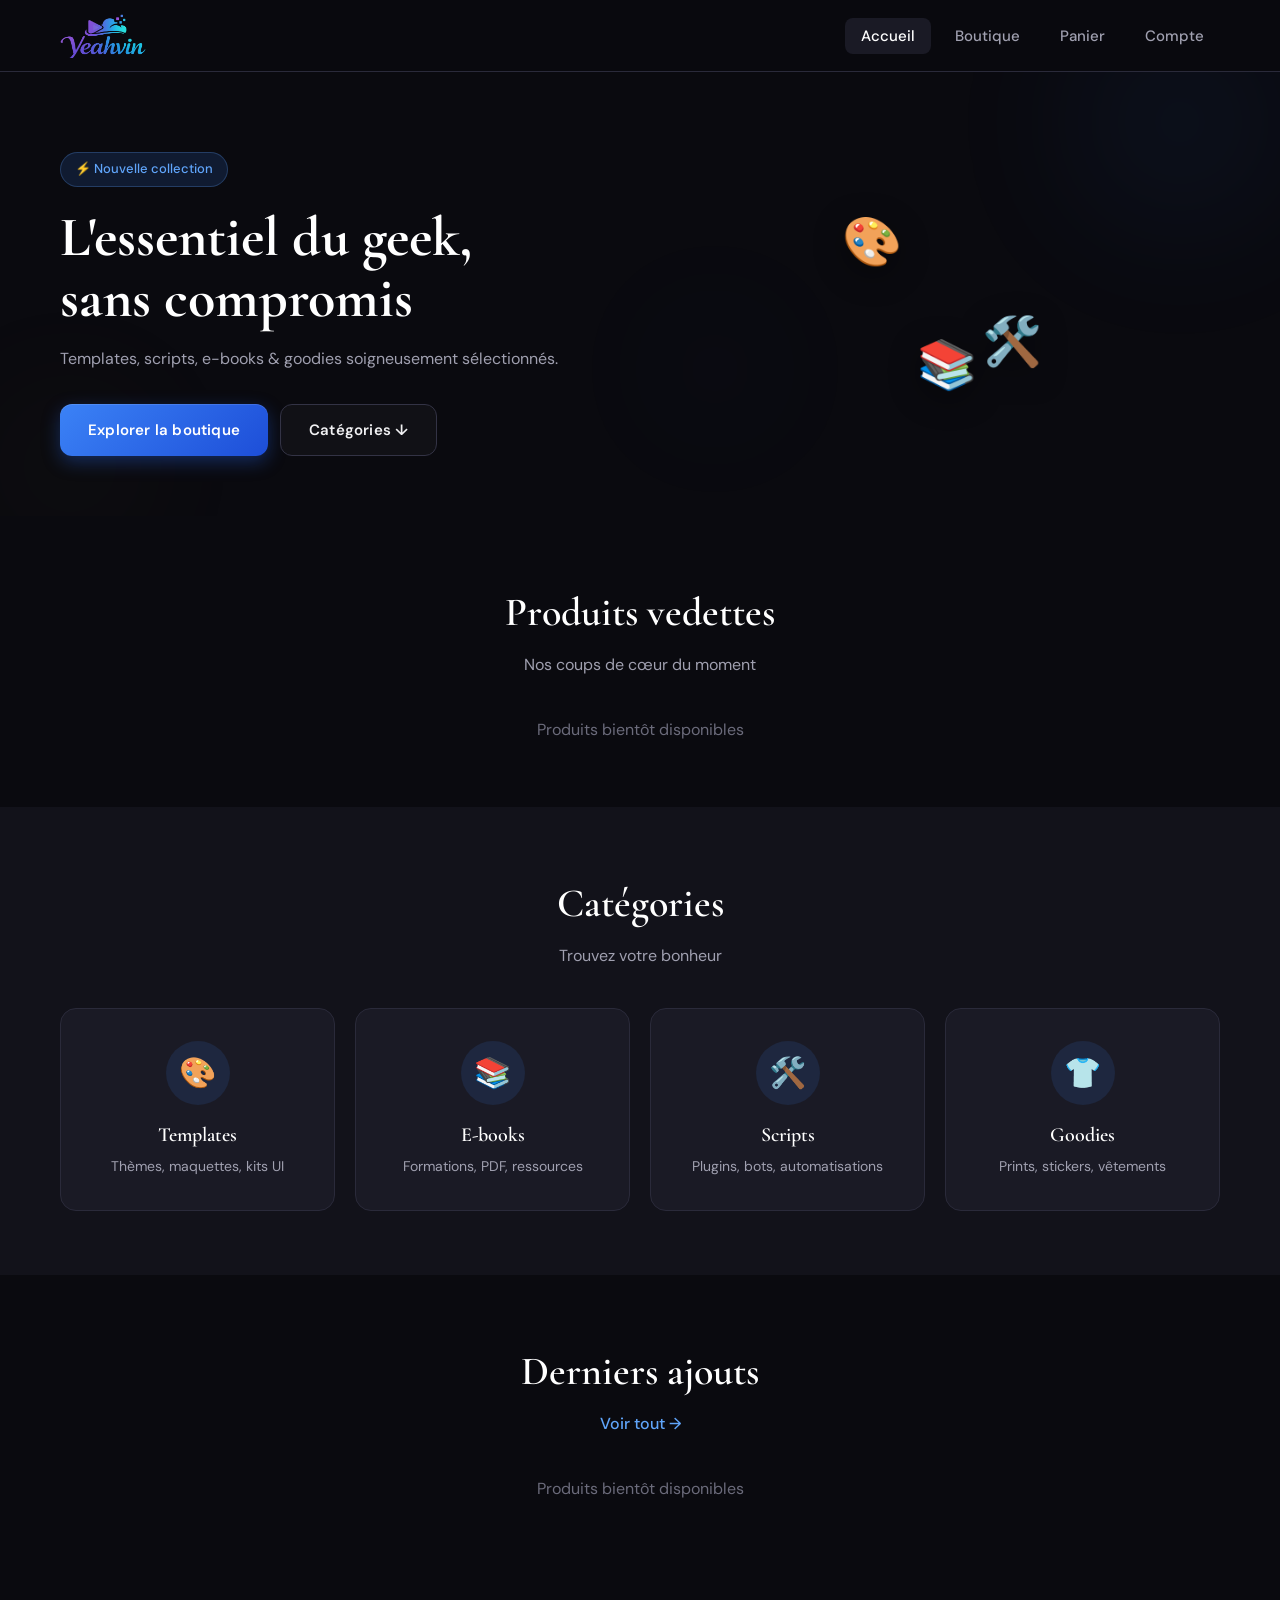
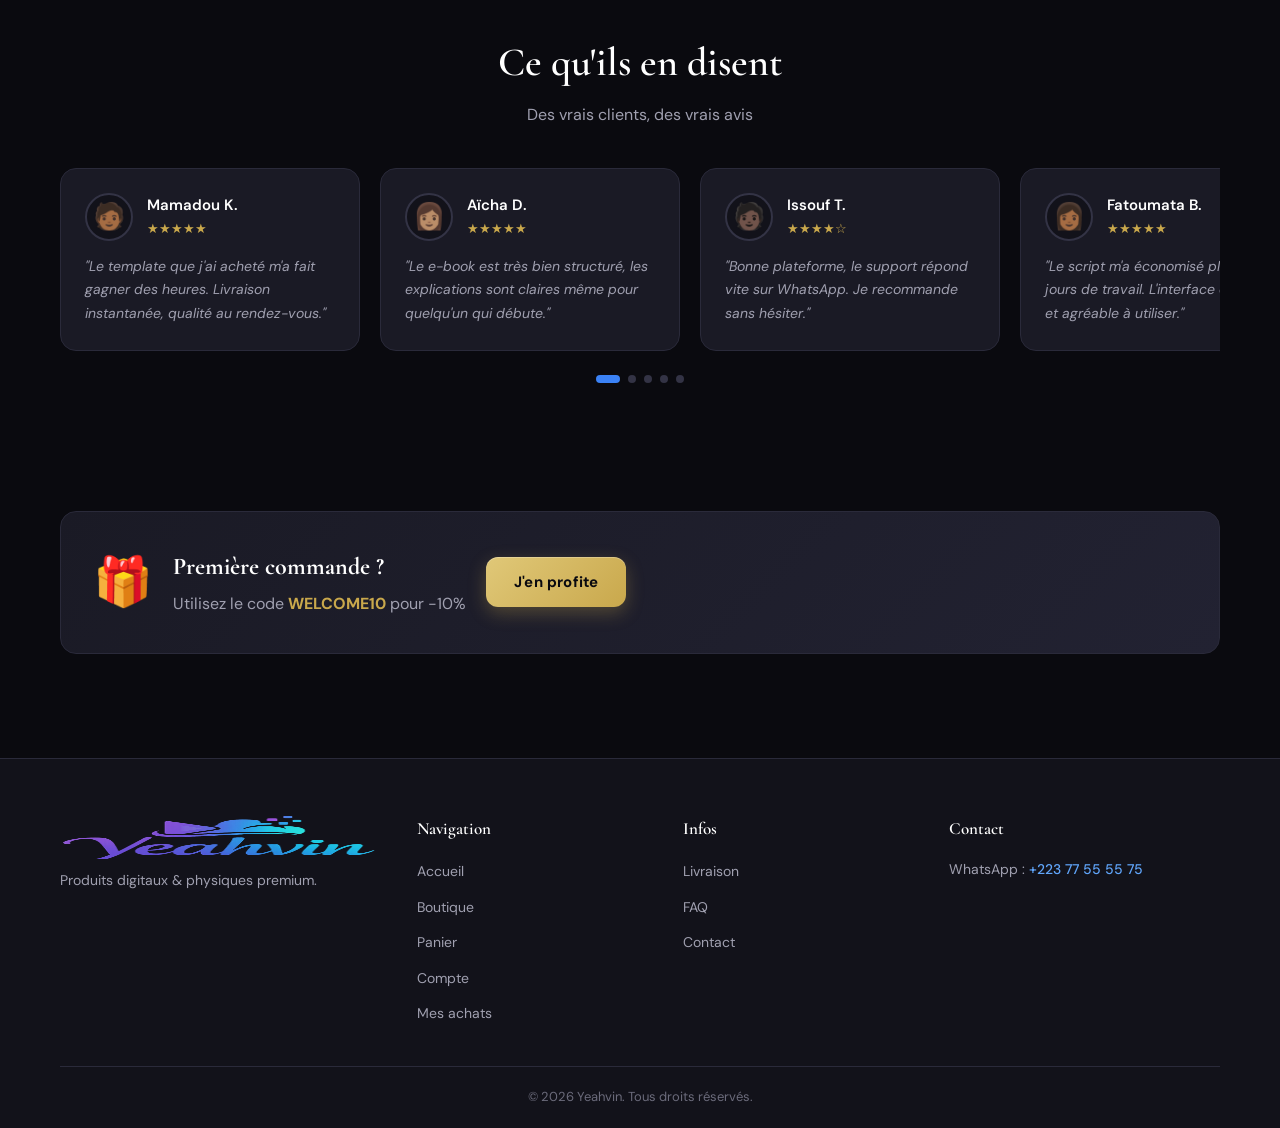
<file: index.html>
<!DOCTYPE html>
<html lang="fr">
<head>
    <meta charset="UTF-8">
    <meta name="viewport" content="width=device-width, initial-scale=1.0">
    <title>Yeahvin — Store Premium</title>
    <meta name="description" content="Yeahvin — Produits digitaux & physiques premium.">
    <link rel="preconnect" href="https://fonts.googleapis.com">
    <link rel="preconnect" href="https://fonts.gstatic.com" crossorigin>
    <link href="https://fonts.googleapis.com/css2?family=Cormorant+Garamond:wght@400;500;600;700&family=DM+Sans:wght@400;500;700&display=swap" rel="stylesheet">
    <link rel="stylesheet" href="css/style.css">
    <link rel="icon" type="image/svg+xml" href="data:image/svg+xml,<svg xmlns='http://www.w3.org/2000/svg' viewBox='0 0 100 100'><text y='.9em' font-size='90'>⚡</text></svg>">
</head>
<body>
    <header class="header" id="header">
        <div class="container header__inner">
            <a href="index.html" class="logo">
                <img src="assets/logo.png" alt="Yeahvin" class="logo__img">
            </a>
            <nav class="nav" id="nav">
                <ul class="nav__list">
                    <li><a href="index.html" class="nav__link nav__link--active">Accueil</a></li>
                    <li><a href="boutique.html" class="nav__link">Boutique</a></li>
                    <li><a href="panier.html" class="nav__link nav__link--cart">Panier<span class="cart-badge" id="cartBadge">0</span></a></li>
                    <li><a href="compte.html" class="nav__link">Compte</a></li>
                </ul>
            </nav>
            <button class="nav-toggle" id="navToggle" aria-label="Menu"><span></span><span></span><span></span></button>
        </div>
    </header>

    <main>
        <!-- Hero avec animations -->
        <section class="hero">
            <div class="hero__bg">
                <div class="hero__orb hero__orb--1"></div>
                <div class="hero__orb hero__orb--2"></div>
                <div class="hero__orb hero__orb--3"></div>
            </div>
            <div class="container">
                <div class="hero__content">
                    <span class="hero__badge">⚡ Nouvelle collection</span>
                    <h1 class="hero__title">L'essentiel du geek,<br>sans compromis</h1>
                    <p class="hero__subtitle">Templates, scripts, e-books & goodies soigneusement sélectionnés.</p>
                    <div class="hero__actions">
                        <a href="boutique.html" class="btn btn--primary">Explorer la boutique</a>
                        <a href="#categories" class="btn btn--ghost">Catégories ↓</a>
                    </div>
                </div>
                <div class="hero__visual">
                    <div class="hero__floating">
                        <span class="hero__emoji hero__emoji--1">🎨</span>
                        <span class="hero__emoji hero__emoji--2">🛠️</span>
                        <span class="hero__emoji hero__emoji--3">📚</span>
                    </div>
                </div>
            </div>
        </section>

        <!-- Produits Vedettes -->
        <section class="section" id="featured">
            <div class="container">
                <div class="section__header">
                    <h2 class="section__title">Produits vedettes</h2>
                    <p class="section__subtitle">Nos coups de cœur du moment</p>
                </div>
                <div class="products-grid" id="featuredProducts">
                    <div class="loading-skeleton"></div>
                    <div class="loading-skeleton"></div>
                    <div class="loading-skeleton"></div>
                </div>
            </div>
        </section>

        <!-- Catégories -->
        <section class="section section--alt" id="categories">
            <div class="container">
                <div class="section__header">
                    <h2 class="section__title">Catégories</h2>
                    <p class="section__subtitle">Trouvez votre bonheur</p>
                </div>
                <div class="categories-grid">
                    <a href="boutique.html?category=templates" class="category-card">
                        <span class="category-card__icon">🎨</span>
                        <h3 class="category-card__title">Templates</h3>
                        <p class="category-card__desc">Thèmes, maquettes, kits UI</p>
                    </a>
                    <a href="boutique.html?category=ebooks" class="category-card">
                        <span class="category-card__icon">📚</span>
                        <h3 class="category-card__title">E-books</h3>
                        <p class="category-card__desc">Formations, PDF, ressources</p>
                    </a>
                    <a href="boutique.html?category=scripts" class="category-card">
                        <span class="category-card__icon">🛠️</span>
                        <h3 class="category-card__title">Scripts</h3>
                        <p class="category-card__desc">Plugins, bots, automatisations</p>
                    </a>
                    <a href="boutique.html?category=goodies" class="category-card">
                        <span class="category-card__icon">👕</span>
                        <h3 class="category-card__title">Goodies</h3>
                        <p class="category-card__desc">Prints, stickers, vêtements</p>
                    </a>
                </div>
            </div>
        </section>

        <!-- Derniers ajouts -->
        <section class="section">
            <div class="container">
                <div class="section__header">
                    <h2 class="section__title">Derniers ajouts</h2>
                    <a href="boutique.html" class="section__link">Voir tout →</a>
                </div>
                <div class="products-grid" id="recentProducts">
                    <div class="loading-skeleton"></div>
                    <div class="loading-skeleton"></div>
                    <div class="loading-skeleton"></div>
                </div>
            </div>
        </section>

        <!-- Témoignages -->
        <section class="section testimonials-section">
            <div class="container">
                <div class="section__header">
                    <h2 class="section__title">Ce qu'ils en disent</h2>
                    <p class="section__subtitle">Des vrais clients, des vrais avis</p>
                </div>
                <div class="testimonials-wrapper">
                    <div class="testimonials-slider" id="testimonialsSlider">
                        <div class="testimonial-card">
                            <div class="testimonial-card__header">
                                <div class="testimonial-card__avatar">🧑🏾</div>
                                <div>
                                    <div class="testimonial-card__name">Mamadou K.</div>
                                    <div class="testimonial-card__stars">★★★★★</div>
                                </div>
                            </div>
                            <p class="testimonial-card__text">"Le template que j'ai acheté m'a fait gagner des heures. Livraison instantanée, qualité au rendez-vous."</p>
                        </div>
                        <div class="testimonial-card">
                            <div class="testimonial-card__header">
                                <div class="testimonial-card__avatar">👩🏽</div>
                                <div>
                                    <div class="testimonial-card__name">Aïcha D.</div>
                                    <div class="testimonial-card__stars">★★★★★</div>
                                </div>
                            </div>
                            <p class="testimonial-card__text">"Le e-book est très bien structuré, les explications sont claires même pour quelqu'un qui débute."</p>
                        </div>
                        <div class="testimonial-card">
                            <div class="testimonial-card__header">
                                <div class="testimonial-card__avatar">🧑🏿</div>
                                <div>
                                    <div class="testimonial-card__name">Issouf T.</div>
                                    <div class="testimonial-card__stars">★★★★☆</div>
                                </div>
                            </div>
                            <p class="testimonial-card__text">"Bonne plateforme, le support répond vite sur WhatsApp. Je recommande sans hésiter."</p>
                        </div>
                        <div class="testimonial-card">
                            <div class="testimonial-card__header">
                                <div class="testimonial-card__avatar">👩🏾</div>
                                <div>
                                    <div class="testimonial-card__name">Fatoumata B.</div>
                                    <div class="testimonial-card__stars">★★★★★</div>
                                </div>
                            </div>
                            <p class="testimonial-card__text">"Le script m'a économisé plusieurs jours de travail. L'interface est propre et agréable à utiliser."</p>
                        </div>
                        <div class="testimonial-card">
                            <div class="testimonial-card__header">
                                <div class="testimonial-card__avatar">🧔🏾</div>
                                <div>
                                    <div class="testimonial-card__name">Seydou C.</div>
                                    <div class="testimonial-card__stars">★★★★★</div>
                                </div>
                            </div>
                            <p class="testimonial-card__text">"Prix correct pour ce niveau de qualité. J'ai déjà commandé trois fois, toujours satisfait."</p>
                        </div>
                    </div>
                    <div class="testimonials-dots" id="testimonialsDots"></div>
                </div>
            </div>
        </section>

        <!-- Bannière Promo -->
        <section class="section">
            <div class="container">
                <div class="promo-banner__content">
                    <span class="promo-banner__emoji">🎁</span>
                    <div>
                        <h2 class="promo-banner__title">Première commande ?</h2>
                        <p class="promo-banner__text">Utilisez le code <strong>WELCOME10</strong> pour -10%</p>
                    </div>
                    <a href="boutique.html" class="btn btn--accent">J'en profite</a>
                </div>
            </div>
        </section>
    </main>

    <footer class="footer">
        <div class="container">
            <div class="footer__grid">
                <div class="footer__brand">
                    <img src="assets/logo.png" alt="Yeahvin" class="logo__img">
                    <p class="footer__tagline">Produits digitaux & physiques premium.</p>
                </div>
                <div class="footer__links">
                    <h4>Navigation</h4>
                    <ul>
                        <li><a href="index.html">Accueil</a></li>
                        <li><a href="boutique.html">Boutique</a></li>
                        <li><a href="panier.html">Panier</a></li>
                        <li><a href="compte.html">Compte</a></li>
                        <li><a href="mes-achats.html">Mes achats</a></li>
                    </ul>
                </div>
                <div class="footer__links">
                    <h4>Infos</h4>
                    <ul><li><a href="#">Livraison</a></li><li><a href="#">FAQ</a></li><li><a href="#">Contact</a></li></ul>
                </div>
                <div class="footer__contact">
                    <h4>Contact</h4>
                    <p>WhatsApp : <a href="https://wa.me/22377555575">+223 77 55 55 75</a></p>
                </div>
            </div>
            <div class="footer__bottom"><p>&copy; 2026 Yeahvin. Tous droits réservés.</p></div>
        </div>
    </footer>

    <div class="toast" id="toast"></div>
    <script src="js/main.js"></script>
    <script>
        // ── Slider témoignages ──────────────────────────────────────────────
        (function() {
            var slider = document.getElementById('testimonialsSlider');
            var dotsContainer = document.getElementById('testimonialsDots');
            if (!slider) return;
            var cards = slider.querySelectorAll('.testimonial-card');
            var total = cards.length;
            var current = 0;

            // Créer les points
            cards.forEach(function(_, i) {
                var dot = document.createElement('button');
                dot.className = 'testimonials-dot' + (i === 0 ? ' testimonials-dot--active' : '');
                dot.addEventListener('click', function() { goTo(i); });
                dotsContainer.appendChild(dot);
            });

            function goTo(index) {
                current = index;
                var cardWidth = cards[0].offsetWidth + 20; // 20 = gap
                slider.scrollTo({ left: cardWidth * index, behavior: 'smooth' });
                dotsContainer.querySelectorAll('.testimonials-dot').forEach(function(d, i) {
                    d.classList.toggle('testimonials-dot--active', i === index);
                });
            }

            // Détecter le scroll manuel pour mettre à jour les dots
            slider.addEventListener('scroll', function() {
                var cardWidth = cards[0].offsetWidth + 20;
                var index = Math.round(slider.scrollLeft / cardWidth);
                if (index !== current) {
                    current = index;
                    dotsContainer.querySelectorAll('.testimonials-dot').forEach(function(d, i) {
                        d.classList.toggle('testimonials-dot--active', i === index);
                    });
                }
            });

            // Auto-slide toutes les 4s
            setInterval(function() { goTo((current + 1) % total); }, 4000);
        })();
    </script>
    <script>
        // ── Chargement produits ─────────────────────────────────────────────
        (function() {
            var Y = window.Yeahvin;
            var featuredGrid = document.getElementById('featuredProducts');
            var recentGrid = document.getElementById('recentProducts');
            async function loadFeatured() {
                if (!featuredGrid) return;
                try {
                    var data = await Y.apiFetch('/api/products?featured=true&limit=4');
                    featuredGrid.innerHTML = '';
                    if (data.products && data.products.length > 0) {
                        data.products.forEach(function(p) { featuredGrid.appendChild(Y.buildProductCard(p)); });
                    }
                } catch (e) { featuredGrid.innerHTML = '<p style="color:var(--text-muted);grid-column:1/-1;text-align:center;">Produits bientôt disponibles</p>'; }
            }
            async function loadRecent() {
                if (!recentGrid) return;
                try {
                    var data = await Y.apiFetch('/api/products?sort=-createdAt&limit=4');
                    recentGrid.innerHTML = '';
                    if (data.products && data.products.length > 0) {
                        data.products.forEach(function(p) { recentGrid.appendChild(Y.buildProductCard(p)); });
                    }
                } catch (e) { recentGrid.innerHTML = '<p style="color:var(--text-muted);grid-column:1/-1;text-align:center;">Produits bientôt disponibles</p>'; }
            }
            if (document.readyState === 'loading') { document.addEventListener('DOMContentLoaded', function() { loadFeatured(); loadRecent(); }); }
            else { loadFeatured(); loadRecent(); }
        })();
    </script>
</body>
</html>
</file>
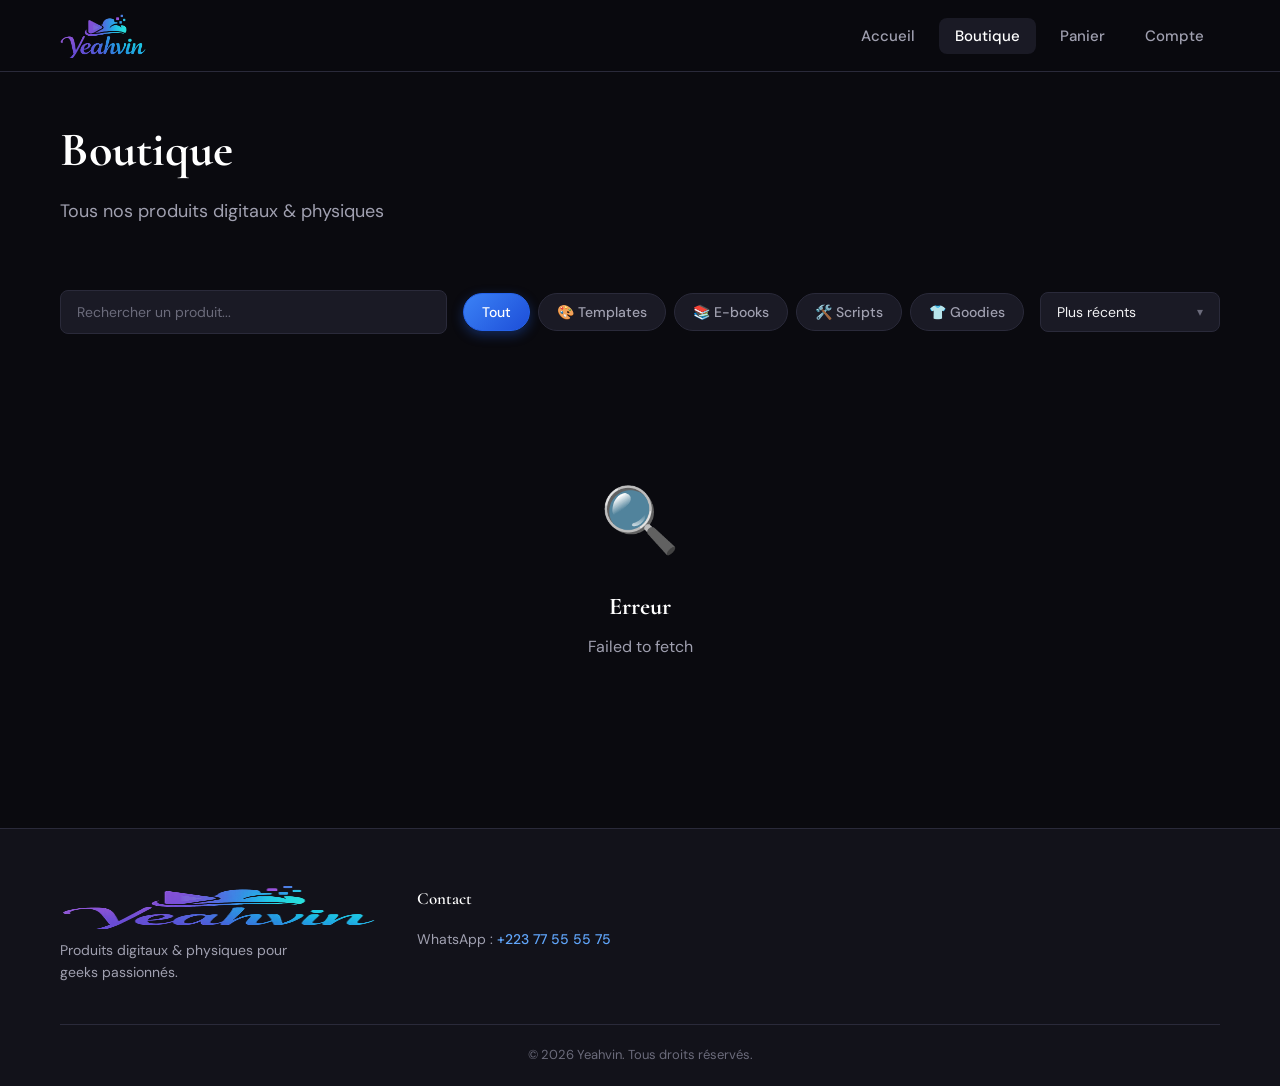
<file: boutique.html>
<!DOCTYPE html>
<html lang="fr">
<head>
    <meta charset="UTF-8">
    <meta name="viewport" content="width=device-width, initial-scale=1.0">
    <title>Boutique — Yeahvin</title>
    <meta name="description" content="Parcourez notre collection de produits digitaux et physiques pour geeks.">
    <link rel="preconnect" href="https://fonts.googleapis.com">
    <link rel="preconnect" href="https://fonts.gstatic.com" crossorigin>
    <link href="https://fonts.googleapis.com/css2?family=Cormorant+Garamond:wght@400;500;600;700&family=DM+Sans:wght@400;500;700&display=swap" rel="stylesheet">
    <link rel="stylesheet" href="css/style.css">
    <link rel="icon" type="image/svg+xml" href="data:image/svg+xml,<svg xmlns='http://www.w3.org/2000/svg' viewBox='0 0 100 100'><text y='.9em' font-size='90'>⚡</text></svg>">
</head>
<body>
    <header class="header" id="header">
        <div class="container header__inner">
            <a href="index.html" class="logo"><img src="assets/logo.png" alt="Yeahvin" class="logo__img"></a>
            <nav class="nav" id="nav">
                <ul class="nav__list">
                    <li><a href="index.html" class="nav__link">Accueil</a></li>
                    <li><a href="boutique.html" class="nav__link nav__link--active">Boutique</a></li>
                    <li><a href="panier.html" class="nav__link nav__link--cart">Panier<span class="cart-badge" id="cartBadge">0</span></a></li>
                    <li><a href="compte.html" class="nav__link">Compte</a></li>
                </ul>
            </nav>
            <button class="nav-toggle" id="navToggle" aria-label="Menu"><span></span><span></span><span></span></button>
        </div>
    </header>

    <main>
        <div class="shop-header"><div class="container"><h1 class="shop-title">Boutique</h1><p class="shop-subtitle">Tous nos produits digitaux & physiques</p></div></div>
        <section class="shop section">
            <div class="container">
                <div class="shop-filters" id="shopFilters">
                    <div class="filter-search"><input type="text" id="searchInput" placeholder="Rechercher un produit..." class="input"></div>
                    <div class="filter-categories">
                        <button class="filter-btn filter-btn--active" data-category="">Tout</button>
                        <button class="filter-btn" data-category="templates">🎨 Templates</button>
                        <button class="filter-btn" data-category="ebooks">📚 E-books</button>
                        <button class="filter-btn" data-category="scripts">🛠️ Scripts</button>
                        <button class="filter-btn" data-category="goodies">👕 Goodies</button>
                    </div>
                    <div class="filter-sort custom-select" id="sortSelectWrapper">
                        <button type="button" class="custom-select__trigger" id="sortSelectTrigger" aria-haspopup="listbox">
                            <span id="sortSelectLabel">Plus récents</span>
                            <span class="custom-select__arrow">▾</span>
                        </button>
                        <ul class="custom-select__list" id="sortSelectList" role="listbox">
                            <li class="custom-select__option custom-select__option--active" data-value="-createdAt" role="option">Plus récents</li>
                            <li class="custom-select__option" data-value="price" role="option">Prix croissant</li>
                            <li class="custom-select__option" data-value="-price" role="option">Prix décroissant</li>
                            <li class="custom-select__option" data-value="name" role="option">Nom A-Z</li>
                        </ul>
                        <select id="sortSelect" class="input" style="display:none;" tabindex="-1" aria-hidden="true">
                            <option value="-createdAt">Plus récents</option>
                            <option value="price">Prix croissant</option>
                            <option value="-price">Prix décroissant</option>
                            <option value="name">Nom A-Z</option>
                        </select>
                    </div>
                </div>
                <div class="products-grid" id="allProducts"><div class="loading-skeleton"></div><div class="loading-skeleton"></div><div class="loading-skeleton"></div><div class="loading-skeleton"></div></div>
                <div class="pagination" id="pagination"></div>
                <div class="empty-state" id="emptyState" style="display:none;"><span class="empty-state__icon">🔍</span><h3>Aucun produit trouvé</h3><p>Essayez d'autres filtres.</p></div>
            </div>
        </section>
    </main>

    <footer class="footer">
        <div class="container">
            <div class="footer__grid">
                <div class="footer__brand"><img src="assets/logo.png" alt="Yeahvin" class="logo__img"><p class="footer__tagline">Produits digitaux & physiques pour geeks passionnés.</p></div>
                <div class="footer__contact"><h4>Contact</h4><p>WhatsApp : <a href="https://wa.me/22377555575">+223 77 55 55 75</a></p></div>
            </div>
            <div class="footer__bottom"><p>&copy; 2026 Yeahvin. Tous droits réservés.</p></div>
        </div>
    </footer>

    <script src="js/main.js"></script>
    <script src="js/boutique.js"></script>
    <script>
        (function () {
            var wrapper = document.getElementById('sortSelectWrapper');
            var trigger = document.getElementById('sortSelectTrigger');
            var label = document.getElementById('sortSelectLabel');
            var list = document.getElementById('sortSelectList');
            var select = document.getElementById('sortSelect');
            if (!wrapper || !trigger || !select) return;

            trigger.addEventListener('click', function (e) {
                e.stopPropagation();
                wrapper.classList.toggle('is-open');
            });

            Array.prototype.forEach.call(list.querySelectorAll('.custom-select__option'), function (opt) {
                opt.addEventListener('click', function () {
                    select.value = opt.getAttribute('data-value');
                    label.textContent = opt.textContent;
                    Array.prototype.forEach.call(list.querySelectorAll('.custom-select__option'), function (o) {
                        o.classList.remove('custom-select__option--active');
                    });
                    opt.classList.add('custom-select__option--active');
                    wrapper.classList.remove('is-open');
                    select.dispatchEvent(new Event('change', { bubbles: true }));
                });
            });

            document.addEventListener('click', function (e) {
                if (!wrapper.contains(e.target)) wrapper.classList.remove('is-open');
            });
        })();
    </script>
</body>
</html>
</file>
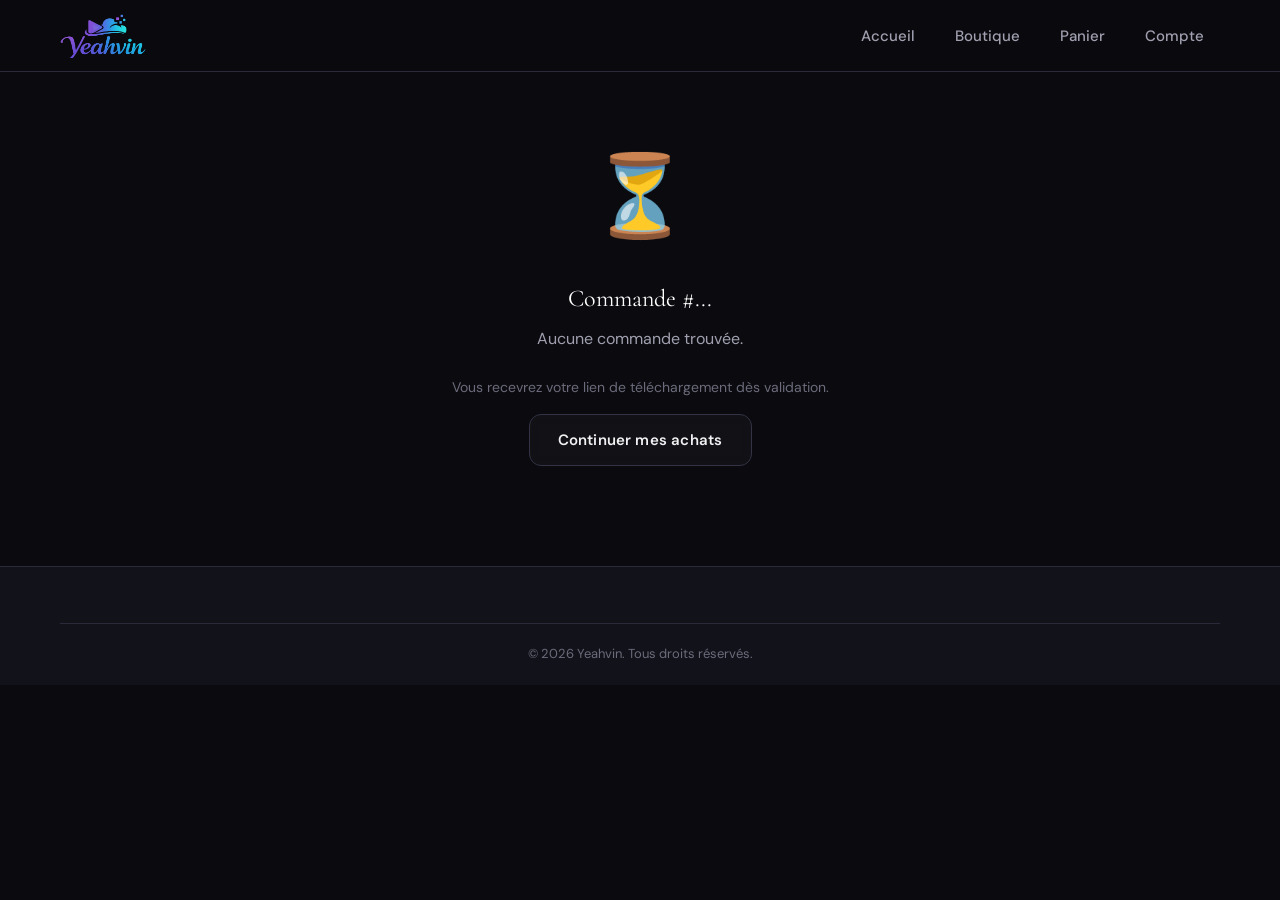
<file: commande-confirmee.html>
<!DOCTYPE html>
<html lang="fr">
<head>
    <meta charset="UTF-8">
    <meta name="viewport" content="width=device-width, initial-scale=1.0">
    <title>Commande confirmée — Yeahvin</title>
    <meta name="description" content="Suivi de votre commande Yeahvin.">
    <link rel="preconnect" href="https://fonts.googleapis.com">
    <link rel="preconnect" href="https://fonts.gstatic.com" crossorigin>
    <link href="https://fonts.googleapis.com/css2?family=Cormorant+Garamond:wght@400;500;600;700&family=DM+Sans:wght@400;500;700&display=swap" rel="stylesheet">
    <link rel="stylesheet" href="css/style.css">
    <link rel="icon" type="image/svg+xml" href="data:image/svg+xml,<svg xmlns='http://www.w3.org/2000/svg' viewBox='0 0 100 100'><text y='.9em' font-size='90'>⚡</text></svg>">
    <style>
        .order-status { text-align: center; padding: 60px 20px; }
        .order-status__icon { font-size: 80px; display: block; margin-bottom: 20px; animation: bounce 1s ease-in-out infinite; }
        @keyframes bounce { 0%,100%{transform:translateY(0);} 50%{transform:translateY(-15px);} }
        .order-status__number { font-family: var(--font-heading); font-size: 24px; color: var(--text-white); margin-bottom: 8px; }
        .order-status__text { color: var(--text-secondary); margin-bottom: 24px; }
        .order-status__spinner { width: 40px; height: 40px; border: 3px solid var(--border-color); border-top-color: var(--blue-500); border-radius: 50%; animation: spin 1s linear infinite; margin: 0 auto 16px; }
        @keyframes spin { to{transform:rotate(360deg);} }
        .download-links { margin-top: 32px; display: flex; flex-direction: column; gap: 12px; max-width: 400px; margin-left: auto; margin-right: auto; }
        .download-link-card { display: flex; align-items: center; gap: 12px; padding: 16px; background: var(--bg-card); border: 1px solid var(--border-color); border-radius: var(--radius-md); }
        .download-link-card__icon { font-size: 32px; }
        .download-link-card__info { flex: 1; }
        .download-link-card__name { font-weight: 600; color: var(--text-white); }
        .download-link-card__btn { background: var(--success); color: white; padding: 8px 16px; border-radius: var(--radius-sm); text-decoration: none; font-size: 13px; font-weight: 600; box-shadow: 0 4px 12px rgba(16,185,129,0.3); transition: all var(--transition-base); display: inline-flex; align-items: center; }
        .download-link-card__btn:hover { transform: translateY(-1px); box-shadow: 0 6px 16px rgba(16,185,129,0.45); opacity: 1; }
        @media (max-width: 480px) {
            .order-status { padding: 40px 16px; }
            .download-link-card { flex-wrap: wrap; }
        }
    </style>
</head>
<body>
    <header class="header" id="header">
        <div class="container header__inner">
            <a href="index.html" class="logo"><img src="assets/logo.png" alt="Yeahvin" class="logo__img"></a>
            <nav class="nav" id="nav">
                <ul class="nav__list">
                    <li><a href="index.html" class="nav__link">Accueil</a></li>
                    <li><a href="boutique.html" class="nav__link">Boutique</a></li>
                    <li><a href="panier.html" class="nav__link nav__link--cart">Panier<span class="cart-badge" id="cartBadge">0</span></a></li>
                    <li><a href="compte.html" class="nav__link">Compte</a></li>
                </ul>
            </nav>
            <button class="nav-toggle" id="navToggle" aria-label="Menu"><span></span><span></span><span></span></button>
        </div>
    </header>

    <main>
        <div class="order-status section">
            <div class="container">
                <span class="order-status__icon">⏳</span>
                <div class="order-status__number" id="orderNumber">Commande #...</div>
                <p class="order-status__text" id="orderStatus">En attente de validation...</p>
                <div class="order-status__spinner" id="orderSpinner"></div>
                <p style="color:var(--text-muted);font-size:14px;">Vous recevrez votre lien de téléchargement dès validation.</p>
                <div class="download-links" id="downloadLinks" style="display:none;"></div>
                <p style="margin-top:16px;"><a href="boutique.html" class="btn btn--ghost">Continuer mes achats</a></p>
            </div>
        </div>
    </main>

    <footer class="footer">
        <div class="container"><div class="footer__bottom"><p>&copy; 2026 Yeahvin. Tous droits réservés.</p></div></div>
    </footer>

    <script src="js/main.js"></script>
    <script>
        (function() {
            var Y = window.Yeahvin;
            var params = new URLSearchParams(window.location.search);
            var orderNumber = params.get('order');
            if (!orderNumber) { document.getElementById('orderStatus').textContent = 'Aucune commande trouvée.'; document.getElementById('orderSpinner').style.display = 'none'; return; }
            document.getElementById('orderNumber').textContent = 'Commande #' + orderNumber;

            async function checkStatus() {
                try {
                    var data = await Y.apiFetch('/api/orders/' + orderNumber + '/status');
                    if (data.status === 'completed') {
                        document.getElementById('orderStatus').textContent = '✅ Commande validée !';
                        document.getElementById('orderSpinner').style.display = 'none';
                        document.querySelector('.order-status__icon').textContent = '🎉';
                        document.querySelector('.order-status__icon').style.animation = 'none';
                        if (data.downloadLinks && data.downloadLinks.length > 0) {
                            var linksDiv = document.getElementById('downloadLinks');
                            linksDiv.style.display = 'flex';
                            linksDiv.innerHTML = '<h3 style="font-family:var(--font-heading);margin-bottom:8px;">📥 Télécharger</h3>';
                            data.downloadLinks.forEach(function(link) {
                                linksDiv.innerHTML += '<div class="download-link-card"><div class="download-link-card__icon">📄</div><div class="download-link-card__info"><div class="download-link-card__name">' + link.productName + '</div></div><a href="' + Y.API_BASE + link.downloadUrl + '" class="download-link-card__btn">Télécharger</a></div>';
                            });
                        }
                        return;
                    }
                } catch (e) { console.log('Statut en attente...'); }
                setTimeout(checkStatus, 5000);
            }
            checkStatus();
        })();
    </script>
</body>
</html>
</file>
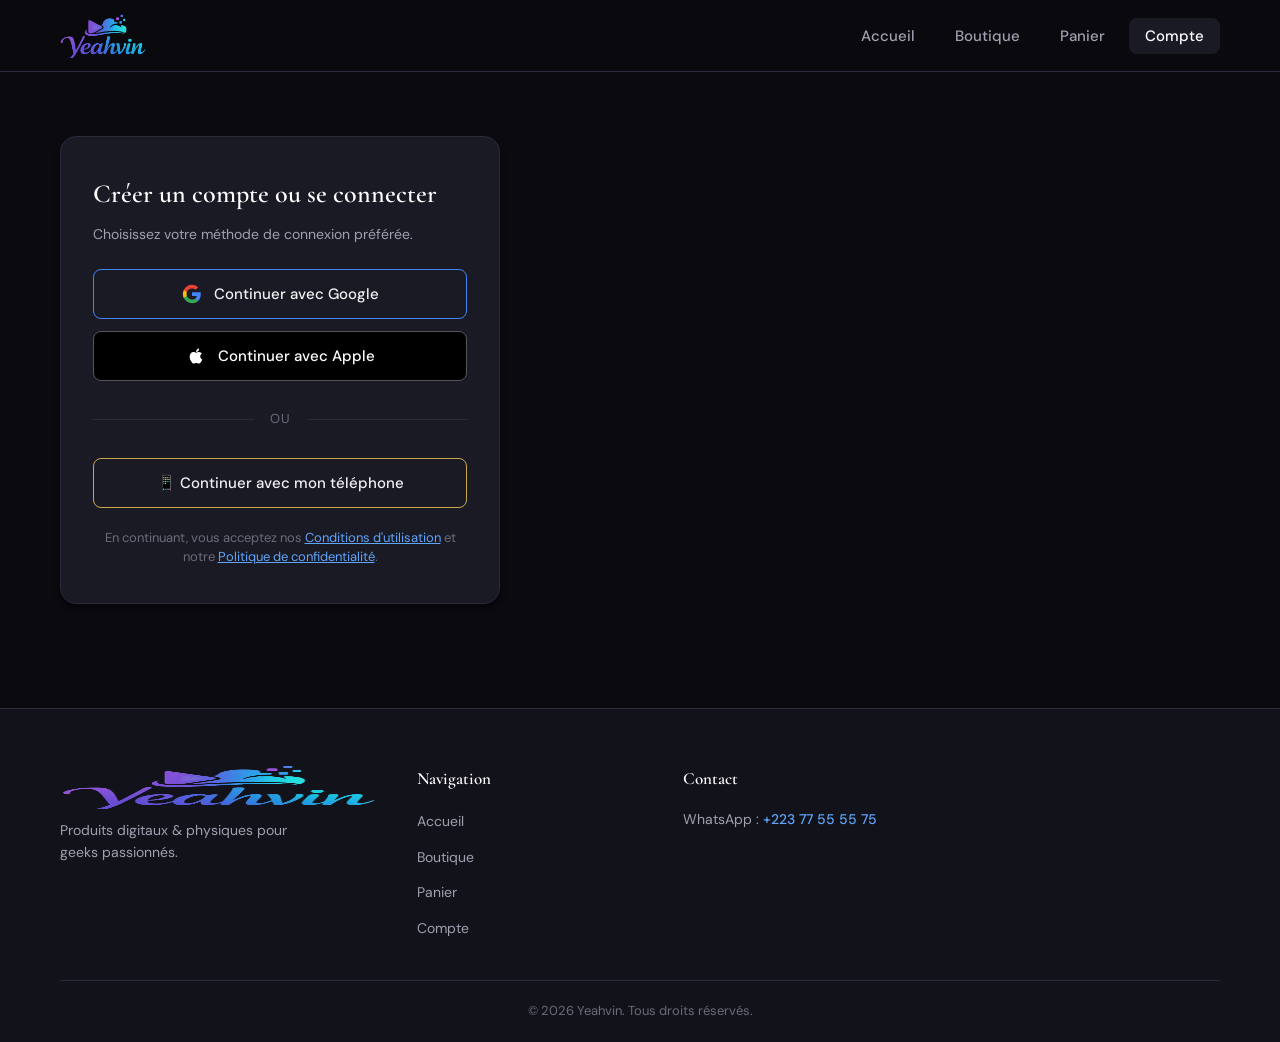
<file: compte.html>
<!DOCTYPE html>
<html lang="fr">
<head>
    <meta charset="UTF-8">
    <meta name="viewport" content="width=device-width, initial-scale=1.0">
    <title>Compte — Yeahvin</title>
    <meta name="description" content="Connectez-vous à votre compte Yeahvin avec Google, Apple ou votre téléphone.">
    <link rel="preconnect" href="https://fonts.googleapis.com">
    <link rel="preconnect" href="https://fonts.gstatic.com" crossorigin>
    <link href="https://fonts.googleapis.com/css2?family=Cormorant+Garamond:wght@400;500;600;700&family=DM+Sans:wght@400;500;700&display=swap" rel="stylesheet">
    <link rel="stylesheet" href="css/style.css">
    <link rel="icon" type="image/svg+xml" href="data:image/svg+xml,<svg xmlns='http://www.w3.org/2000/svg' viewBox='0 0 100 100'><text y='.9em' font-size='90'>⚡</text></svg>">
    <script src="https://accounts.google.com/gsi/client" async defer></script>
    <style>
        .auth-divider { display: flex; align-items: center; gap: 16px; margin: 28px 0; color: var(--text-muted); font-size: 13px; text-transform: uppercase; letter-spacing: 1px; }
        .auth-divider::before, .auth-divider::after { content: ''; flex: 1; height: 1px; background: var(--border-color); }
        .social-btn { display: flex; align-items: center; justify-content: center; gap: 12px; width: 100%; padding: 14px 20px; border-radius: var(--radius-sm); font-family: var(--font-body); font-size: 15px; font-weight: 500; cursor: pointer; transition: all var(--transition-base); border: 1px solid var(--border-color); background: var(--bg-card); color: var(--text-primary); margin-bottom: 12px; }
        .social-btn:hover { border-color: var(--text-muted); transform: translateY(-1px); box-shadow: var(--shadow-md); }
        .social-btn--google { border-color: #4285f4; }
        .social-btn--google:hover { background: rgba(66,133,244,0.1); border-color: #4285f4; box-shadow: 0 4px 15px rgba(66,133,244,0.2); }
        .social-btn--google svg { width: 20px; height: 20px; }
        .social-btn--apple { border-color: #555; background: #000; color: #fff; }
        .social-btn--apple:hover { background: #1a1a1a; border-color: #888; }
        .social-btn--apple svg { width: 20px; height: 20px; fill: white; }
        .social-btn--phone { border-color: var(--gold); }
        .social-btn--phone:hover { background: rgba(201,168,76,0.1); border-color: var(--gold-light); }
        .phone-section { display: none; margin-top: 20px; padding: 20px; background: var(--bg-card); border: 1px solid var(--border-color); border-radius: var(--radius-md); }
        .phone-section--visible { display: block; }
        .phone-input-wrapper { display: flex; gap: 8px; }
        .phone-prefix { display: flex; align-items: center; padding: 12px 16px; background: var(--bg-secondary); border: 1px solid var(--border-color); border-radius: var(--radius-sm); color: var(--text-muted); font-size: 15px; white-space: nowrap; }
        .phone-input-wrapper .input { flex: 1; }
        .auth-info { text-align: center; font-size: 13px; color: var(--text-muted); margin-top: 20px; line-height: 1.5; }
        .auth-info a { color: var(--blue-400); text-decoration: underline; }
        .auth-loading { display: none; position: absolute; inset: 0; background: rgba(10,10,15,0.8); backdrop-filter: blur(4px); border-radius: var(--radius-lg); align-items: center; justify-content: center; flex-direction: column; gap: 12px; z-index: 10; }
        .auth-loading--visible { display: flex; }
        .auth-spinner { width: 36px; height: 36px; border: 3px solid var(--border-color); border-top-color: var(--blue-500); border-radius: 50%; animation: spin 0.8s linear infinite; }
        @keyframes spin { to { transform: rotate(360deg); } }
        .profile-provider { display: inline-flex; align-items: center; gap: 6px; padding: 4px 10px; border-radius: 20px; font-size: 12px; font-weight: 500; }
        .profile-provider--google { background: rgba(66,133,244,0.15); color: #4285f4; }
        .profile-provider--apple { background: rgba(255,255,255,0.1); color: #ccc; }
        .profile-provider--phone { background: rgba(201,168,76,0.15); color: var(--gold-light); }
        .profile-details { display: flex; flex-direction: column; gap: 12px; padding: 24px; background: var(--bg-card); border: 1px solid var(--border-color); border-radius: var(--radius-md); margin-bottom: 20px; }
        .profile-detail-row { display: flex; justify-content: space-between; align-items: center; font-size: 14px; }
        .profile-detail-row span:first-child { color: var(--text-muted); }
        .profile-detail-row span:last-child { color: var(--text-primary); font-weight: 500; }
        @media (max-width: 480px) {
            .profile-detail-row { flex-wrap: wrap; gap: 4px; }
            .social-btn { padding: 13px 16px; font-size: 14px; }
        }
    </style>
</head>
<body>
    <header class="header" id="header">
        <div class="container header__inner">
            <a href="index.html" class="logo"><img src="assets/logo.png" alt="Yeahvin" class="logo__img"></a>
            <nav class="nav" id="nav">
                <ul class="nav__list">
                    <li><a href="index.html" class="nav__link">Accueil</a></li>
                    <li><a href="boutique.html" class="nav__link">Boutique</a></li>
                    <li><a href="panier.html" class="nav__link nav__link--cart">Panier<span class="cart-badge" id="cartBadge">0</span></a></li>
                    <li><a href="compte.html" class="nav__link nav__link--active">Compte</a></li>
                </ul>
            </nav>
            <button class="nav-toggle" id="navToggle" aria-label="Menu"><span></span><span></span><span></span></button>
        </div>
    </header>

    <main>
        <div class="account section">
            <div class="container">
                <div class="auth-container" id="authContainer">
                    <div class="auth-form" style="position: relative;">
                        <div class="auth-loading" id="authLoading"><div class="auth-spinner"></div><span style="color: var(--text-secondary); font-size: 14px;">Connexion en cours...</span></div>
                        <h2>Créer un compte ou se connecter</h2>
                        <p style="color: var(--text-secondary); font-size: 14px; margin-bottom: 24px;">Choisissez votre méthode de connexion préférée.</p>

                        <button class="social-btn social-btn--google" id="googleSignInBtn">
                            <svg viewBox="0 0 24 24"><path fill="#4285F4" d="M22.56 12.25c0-.78-.07-1.53-.2-2.25H12v4.26h5.92a5.06 5.06 0 01-2.2 3.32v2.77h3.57c2.08-1.92 3.28-4.74 3.28-8.1z"/><path fill="#34A853" d="M12 23c2.97 0 5.46-.98 7.28-2.66l-3.57-2.77c-.98.66-2.23 1.06-3.71 1.06-2.86 0-5.29-1.93-6.16-4.53H2.18v2.84C3.99 20.53 7.7 23 12 23z"/><path fill="#FBBC05" d="M5.84 14.09c-.22-.66-.35-1.36-.35-2.09s.13-1.43.35-2.09V7.07H2.18C1.43 8.55 1 10.22 1 12s.43 3.45 1.18 4.93l2.85-2.22.81-.62z"/><path fill="#EA4335" d="M12 5.38c1.62 0 3.06.56 4.21 1.64l3.15-3.15C17.45 2.09 14.97 1 12 1 7.7 1 3.99 3.47 2.18 7.07l3.66 2.84c.87-2.6 3.3-4.53 6.16-4.53z"/></svg>
                            Continuer avec Google
                        </button>

                        <button class="social-btn social-btn--apple" id="appleSignInBtn">
                            <svg viewBox="0 0 24 24"><path d="M17.05 20.28c-.98.95-2.05.88-3.08.4-1.09-.5-2.08-.48-3.24 0-1.44.62-2.2.44-3.06-.4C2.79 15.25 3.51 7.59 9.05 7.31c1.35.07 2.29.74 3.08.8 1.18-.24 2.31-.93 3.57-.84 1.51.12 2.65.72 3.4 1.8-3.12 1.87-2.38 5.98.48 7.13-.57 1.5-1.31 2.99-2.54 4.09zM12.03 7.25c-.15-2.23 1.66-4.07 3.74-4.25.29 2.58-2.34 4.5-3.74 4.25z"/></svg>
                            Continuer avec Apple
                        </button>

                        <div class="auth-divider">ou</div>

                        <button class="social-btn social-btn--phone" id="phoneSignInBtn">📱 Continuer avec mon téléphone</button>

                        <div class="phone-section" id="phoneSection">
                            <div class="form-group"><label for="phoneFullName">Nom complet *</label><input type="text" id="phoneFullName" class="input" placeholder="Votre nom et prénom" required></div>
                            <div class="form-group"><label for="phoneEmail">Email</label><input type="email" id="phoneEmail" class="input" placeholder="votre@email.com"></div>
                            <div class="form-group"><label for="phoneNumber">Numéro de téléphone *</label><div class="phone-input-wrapper"><span class="phone-prefix">+223</span><input type="tel" id="phoneNumber" class="input" placeholder="77 55 55 75" required></div></div>
                            <button class="btn btn--primary btn--full" id="phoneSubmitBtn">Recevoir un code de vérification</button>
                            <p style="font-size: 12px; color: var(--text-muted); margin-top: 8px; text-align: center;">Un code vous sera envoyé par WhatsApp pour vérifier votre numéro.</p>
                            <div class="phone-section" id="verifySection" style="display:none; margin-top: 16px; padding: 16px;">
                                <div class="form-group"><label for="verificationCode">Code de vérification</label><input type="text" id="verificationCode" class="input" placeholder="Entrez le code reçu" maxlength="6" inputmode="numeric" pattern="[0-9]*"></div>
                                <button class="btn btn--primary btn--full" id="verifyCodeBtn">Vérifier le code</button>
                                <button class="btn btn--ghost btn--full" id="resendCodeBtn" style="margin-top: 8px; display: none;">Renvoyer le code</button>
                            </div>
                        </div>

                        <p class="auth-info">En continuant, vous acceptez nos <a href="#">Conditions d'utilisation</a> et notre <a href="#">Politique de confidentialité</a>.</p>
                    </div>
                </div>

                <div class="account-profile" id="accountProfile" style="display:none;">
                    <div class="profile-header">
                        <div class="profile-avatar" id="profileAvatar"></div>
                        <div>
                            <h2 id="profileName" style="font-family: var(--font-heading); font-size: 24px; color: var(--text-white);"></h2>
                            <p id="profileEmail" style="color: var(--text-secondary); font-size: 14px;"></p>
                            <span class="profile-provider" id="profileProvider"></span>
                        </div>
                    </div>
                    <div class="profile-details">
                        <div class="profile-detail-row"><span>Nom complet</span><span id="detailName">—</span></div>
                        <div class="profile-detail-row"><span>Email</span><span id="detailEmail">—</span></div>
                        <div class="profile-detail-row"><span>Téléphone</span><span id="detailPhone">—</span></div>
                        <div class="profile-detail-row"><span>Méthode de connexion</span><span id="detailProvider">—</span></div>
                        <div class="profile-detail-row"><span>Membre depuis</span><span id="detailMemberSince">—</span></div>
                    </div>
                    <div class="profile-actions" style="text-align: center;">
                        <button class="btn btn--ghost" id="logoutBtn" style="color: var(--error); border-color: var(--error);">Se déconnecter</button>
                    </div>
                </div>
            </div>
        </div>
    </main>

    <footer class="footer">
        <div class="container">
            <div class="footer__grid">
                <div class="footer__brand"><img src="assets/logo.png" alt="Yeahvin" class="logo__img"><p class="footer__tagline">Produits digitaux & physiques pour geeks passionnés.</p></div>
                <div class="footer__links"><h4>Navigation</h4><ul><li><a href="index.html">Accueil</a></li><li><a href="boutique.html">Boutique</a></li><li><a href="panier.html">Panier</a></li><li><a href="compte.html">Compte</a></li></ul></div>
                <div class="footer__contact"><h4>Contact</h4><p>WhatsApp : <a href="https://wa.me/22377555575">+223 77 55 55 75</a></p></div>
            </div>
            <div class="footer__bottom"><p>&copy; 2026 Yeahvin. Tous droits réservés.</p></div>
        </div>
    </footer>

    <div class="toast" id="toast"></div>
    <script src="js/main.js"></script>
    <script src="js/compte.js"></script>
</body>
        </html>
</file>
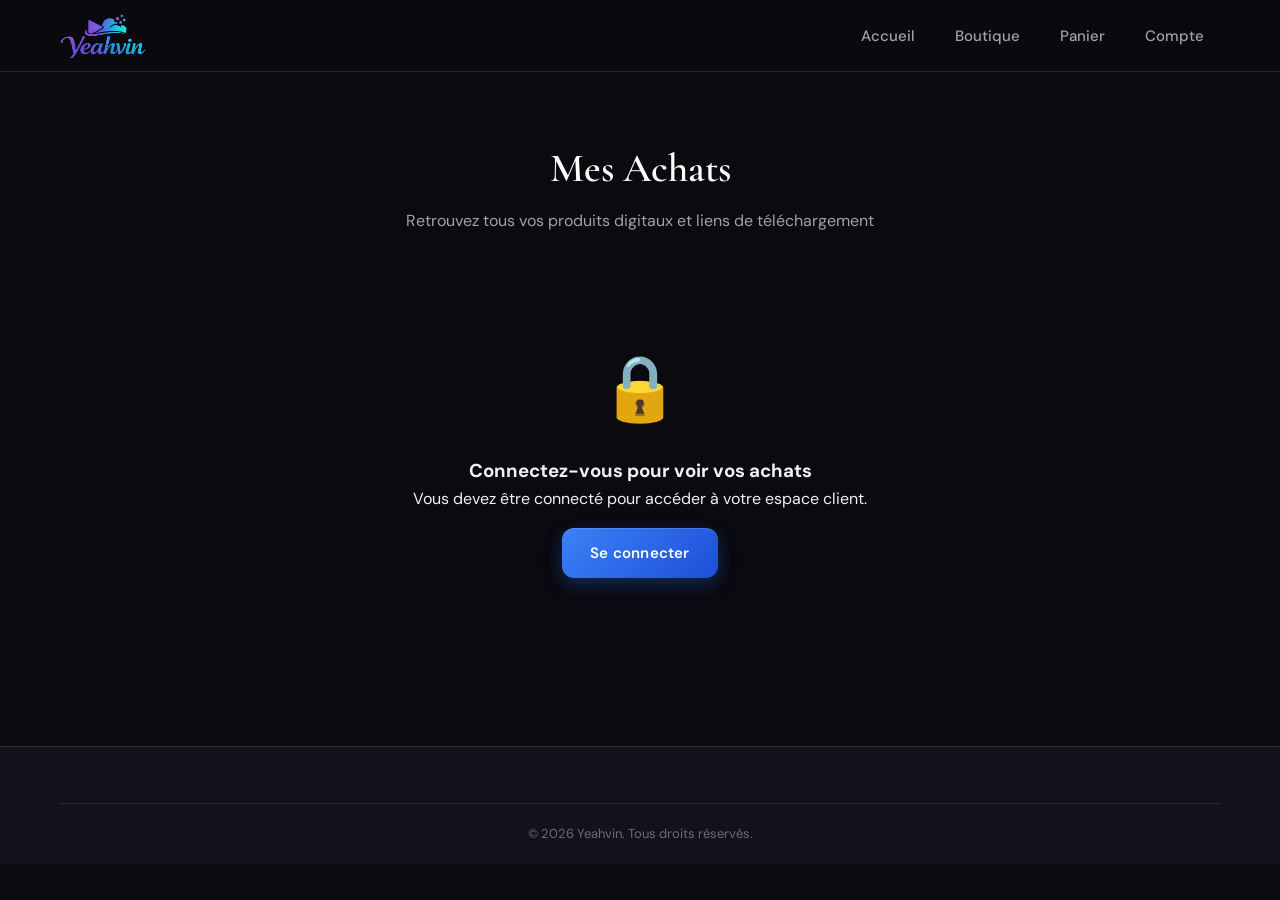
<file: mes-achats.html>
<!DOCTYPE html>
<html lang="fr">
<head>
    <meta charset="UTF-8">
    <meta name="viewport" content="width=device-width, initial-scale=1.0">
    <title>Mes Achats — Yeahvin</title>
    
    <link rel="preconnect" href="https://fonts.googleapis.com">
    <link rel="preconnect" href="https://fonts.gstatic.com" crossorigin>
    <link href="https://fonts.googleapis.com/css2?family=Cormorant+Garamond:wght@400;500;600;700&family=DM+Sans:wght@400;500;700&display=swap" rel="stylesheet">
    
    <link rel="stylesheet" href="css/style.css">
    <link rel="icon" type="image/svg+xml" href="data:image/svg+xml,<svg xmlns='http://www.w3.org/2000/svg' viewBox='0 0 100 100'><text y='.9em' font-size='90'>⚡</text></svg>">
    
    <style>
        .purchases-list {
            display: flex;
            flex-direction: column;
            gap: 20px;
        }
        
        .purchase-card {
            background: var(--bg-card);
            border: 1px solid var(--border-color);
            border-radius: var(--radius-lg);
            overflow: hidden;
            transition: all var(--transition-base);
        }
        
        .purchase-card:hover {
            border-color: var(--border-light);
            box-shadow: var(--shadow-md);
        }
        
        .purchase-card__header {
            display: flex;
            justify-content: space-between;
            align-items: center;
            flex-wrap: wrap;
            gap: 10px;
            padding: 20px 24px;
            background: var(--bg-secondary);
            border-bottom: 1px solid var(--border-color);
            cursor: pointer;
        }
        
        .purchase-card__order {
            font-family: var(--font-heading);
            font-size: 18px;
            font-weight: 600;
            color: var(--text-white);
        }
        
        .purchase-card__date {
            font-size: 13px;
            color: var(--text-muted);
        }
        
        .purchase-card__toggle {
            font-size: 20px;
            color: var(--text-muted);
            transition: transform var(--transition-base);
        }
        
        .purchase-card--open .purchase-card__toggle {
            transform: rotate(180deg);
        }
        
        .purchase-card__body {
            display: none;
            padding: 20px 24px;
        }
        
        .purchase-card--open .purchase-card__body {
            display: block;
        }
        
        .purchase-product {
            display: flex;
            align-items: center;
            gap: 16px;
            padding: 16px 0;
            border-bottom: 1px solid var(--border-color);
        }
        
        .purchase-product:last-child {
            border-bottom: none;
        }
        
        .purchase-product__icon {
            width: 48px;
            height: 48px;
            background: var(--bg-secondary);
            border-radius: var(--radius-sm);
            display: flex;
            align-items: center;
            justify-content: center;
            font-size: 24px;
            flex-shrink: 0;
        }
        
        .purchase-product__info {
            flex: 1;
            min-width: 0;
        }
        
        .purchase-product__name {
            font-weight: 600;
            color: var(--text-white);
            margin-bottom: 4px;
        }
        
        .purchase-product__meta {
            font-size: 13px;
            color: var(--text-muted);
        }
        
        .purchase-product__actions {
            display: flex;
            gap: 8px;
            flex-shrink: 0;
        }
        
        .btn--download {
            background: linear-gradient(135deg, var(--blue-500), var(--blue-700));
            color: white;
            padding: 8px 16px;
            border-radius: var(--radius-sm);
            border: none;
            cursor: pointer;
            font-family: var(--font-body);
            font-size: 13px;
            font-weight: 600;
            box-shadow: 0 4px 12px rgba(37,99,235,0.3);
            transition: all var(--transition-base);
            display: inline-flex;
            align-items: center;
            gap: 6px;
            text-decoration: none;
        }
        
        .btn--download:hover {
            transform: translateY(-1px);
            box-shadow: 0 6px 16px rgba(59,130,246,0.45);
        }
        
        .btn--regenerate {
            background: rgba(201, 168, 76, 0.08);
            color: var(--gold);
            padding: 8px 16px;
            border-radius: var(--radius-sm);
            border: 1px solid var(--gold);
            cursor: pointer;
            font-family: var(--font-body);
            font-size: 13px;
            font-weight: 600;
            transition: all var(--transition-base);
        }
        
        .btn--regenerate:hover {
            background: rgba(201, 168, 76, 0.18);
            box-shadow: 0 4px 12px rgba(201,168,76,0.25);
            transform: translateY(-1px);
        }
        
        .download-status {
            display: inline-flex;
            align-items: center;
            gap: 4px;
            font-size: 12px;
            padding: 4px 8px;
            border-radius: 12px;
        }
        
        .download-status--active {
            background: rgba(16, 185, 129, 0.15);
            color: var(--success);
        }
        
        .download-status--expired {
            background: rgba(239, 68, 68, 0.15);
            color: var(--error);
        }
        
        .download-status--warning {
            background: rgba(245, 158, 11, 0.15);
            color: var(--warning);
        }
        
        .purchase-total {
            text-align: right;
            font-weight: 600;
            color: var(--text-white);
            padding-top: 12px;
            margin-top: 12px;
            border-top: 1px solid var(--border-color);
        }
        
        .empty-purchases {
            text-align: center;
            padding: 64px 20px;
        }
        
        .empty-purchases__icon {
            font-size: 64px;
            margin-bottom: 16px;
        }
        
        .loading-pulse {
            animation: pulse 2s ease-in-out infinite;
        }
        @media (max-width: 480px) {
            .purchase-card__header { padding: 16px; }
            .purchase-card__body { padding: 16px; }
            .purchase-product { flex-wrap: wrap; }
            .purchase-product__actions { width: 100%; justify-content: flex-end; }
        }
    </style>
</head>
<body>
    <header class="header" id="header">
        <div class="container header__inner">
            <a href="index.html" class="logo">
                <img src="assets/logo.png" alt="Yeahvin" class="logo__img">
            </a>
            
            <nav class="nav" id="nav">
                <ul class="nav__list">
                    <li><a href="index.html" class="nav__link">Accueil</a></li>
                    <li><a href="boutique.html" class="nav__link">Boutique</a></li>
                    <li><a href="panier.html" class="nav__link nav__link--cart">
                        Panier
                        <span class="cart-badge" id="cartBadge">0</span>
                    </a></li>
                    <li><a href="compte.html" class="nav__link">Compte</a></li>
                </ul>
            </nav>
            
            <button class="nav-toggle" id="navToggle" aria-label="Menu">
                <span></span>
                <span></span>
                <span></span>
            </button>
        </div>
    </header>

    <main>
        <div class="section">
            <div class="container">
                <div class="section__header">
                    <h1 class="section__title">Mes Achats</h1>
                    <p class="section__subtitle">Retrouvez tous vos produits digitaux et liens de téléchargement</p>
                </div>

                <!-- Non connecté -->
                <div id="notLoggedIn" style="display:none;">
                    <div class="empty-purchases">
                        <div class="empty-purchases__icon">🔒</div>
                        <h3>Connectez-vous pour voir vos achats</h3>
                        <p>Vous devez être connecté pour accéder à votre espace client.</p>
                        <a href="compte.html" class="btn btn--primary" style="margin-top:16px;">Se connecter</a>
                    </div>
                </div>

                <!-- Loader -->
                <div id="purchasesLoader">
                    <div class="purchase-card" style="opacity:0.5;">
                        <div class="purchase-card__header">
                            <div>
                                <div class="loading-skeleton loading-skeleton--text" style="width:200px;"></div>
                                <div class="loading-skeleton loading-skeleton--text" style="width:120px;"></div>
                            </div>
                        </div>
                    </div>
                    <div class="purchase-card" style="opacity:0.5; margin-top:16px;">
                        <div class="purchase-card__header">
                            <div>
                                <div class="loading-skeleton loading-skeleton--text" style="width:180px;"></div>
                                <div class="loading-skeleton loading-skeleton--text" style="width:100px;"></div>
                            </div>
                        </div>
                    </div>
                </div>

                <!-- Liste des achats -->
                <div class="purchases-list" id="purchasesList" style="display:none;"></div>

                <!-- Aucun achat -->
                <div id="noPurchases" style="display:none;">
                    <div class="empty-purchases">
                        <div class="empty-purchases__icon">📚</div>
                        <h3>Vous n'avez pas encore d'achats</h3>
                        <p>Découvrez nos formations et produits digitaux !</p>
                        <a href="boutique.html" class="btn btn--primary" style="margin-top:16px;">Explorer la boutique</a>
                    </div>
                </div>
            </div>
        </div>
    </main>

    <footer class="footer">
        <div class="container">
            <div class="footer__bottom">
                <p>&copy; 2026 Yeahvin. Tous droits réservés.</p>
            </div>
        </div>
    </footer>

    <div class="toast" id="toast"></div>

    <script src="js/main.js"></script>
    <script>
        // ============================================
        // YEAHVIN - Espace Client (Mes Achats)
        // ============================================
        (function() {
            'use strict';
            const Y = window.Yeahvin;

            const notLoggedIn = document.getElementById('notLoggedIn');
            const purchasesLoader = document.getElementById('purchasesLoader');
            const purchasesList = document.getElementById('purchasesList');
            const noPurchases = document.getElementById('noPurchases');

            // Vérifier authentification
            function checkAuth() {
                if (!Y.state.auth || !Y.state.auth.token) {
                    if (notLoggedIn) notLoggedIn.style.display = 'block';
                    if (purchasesLoader) purchasesLoader.style.display = 'none';
                    return false;
                }
                if (notLoggedIn) notLoggedIn.style.display = 'none';
                return true;
            }

            // Charger les achats
            async function loadPurchases() {
                if (!checkAuth()) return;

                try {
                    const data = await Y.apiFetch('/api/client/purchases');
                    
                    if (purchasesLoader) purchasesLoader.style.display = 'none';

                    if (!data.purchases || data.purchases.length === 0) {
                        if (noPurchases) noPurchases.style.display = 'block';
                        return;
                    }

                    if (purchasesList) {
                        purchasesList.style.display = 'flex';
                        renderPurchases(data.purchases);
                    }
                } catch (error) {
                    console.error('Erreur chargement achats:', error);
                    if (purchasesLoader) purchasesLoader.style.display = 'none';
                    Y.showToast('Erreur lors du chargement de vos achats', 'error');
                }
            }

            // Afficher les achats
            function renderPurchases(purchases) {
                if (!purchasesList) return;
                purchasesList.innerHTML = '';

                purchases.forEach(purchase => {
                    const card = document.createElement('div');
                    card.className = 'purchase-card';
                    
                    const dateStr = new Date(purchase.purchaseDate).toLocaleDateString('fr-FR', {
                        year: 'numeric', month: 'long', day: 'numeric', hour: '2-digit', minute: '2-digit'
                    });

                    card.innerHTML = `
                        <div class="purchase-card__header">
                            <div>
                                <div class="purchase-card__order">Commande #${purchase.orderNumber}</div>
                                <div class="purchase-card__date">${dateStr}</div>
                            </div>
                            <div style="display:flex;align-items:center;gap:12px;">
                                <span style="color:var(--text-white);font-weight:600;">${Y.formatPrice(purchase.totalAmount)}</span>
                                <span class="purchase-card__toggle">▼</span>
                            </div>
                        </div>
                        <div class="purchase-card__body">
                            ${purchase.products.map(prod => `
                                <div class="purchase-product">
                                    <div class="purchase-product__icon">${prod.type === 'digital' ? '💻' : '📦'}</div>
                                    <div class="purchase-product__info">
                                        <div class="purchase-product__name">${prod.productName}</div>
                                        <div class="purchase-product__meta">
                                            ${prod.type === 'digital' ? 'Produit digital' : 'Produit physique'} • ${Y.formatPrice(prod.price)}
                                        </div>
                                    </div>
                                    <div class="purchase-product__actions">
                                        ${prod.type === 'digital' ? renderDigitalActions(prod) : '<span style="font-size:12px;color:var(--text-muted);">Livraison en cours</span>'}
                                    </div>
                                </div>
                            `).join('')}
                            <div class="purchase-total">Total : ${Y.formatPrice(purchase.totalAmount)}</div>
                        </div>
                    `;

                    // Toggle déplier/replier
                    const header = card.querySelector('.purchase-card__header');
                    header.addEventListener('click', function() {
                        card.classList.toggle('purchase-card--open');
                    });

                    // Attacher les événements aux boutons
                    attachActionEvents(card, purchase);

                    purchasesList.appendChild(card);
                });
            }

            function renderDigitalActions(prod) {
                if (!prod.downloadUrl) {
                    return '<span style="font-size:12px;color:var(--text-muted);">En attente</span>';
                }
                return `
                    <a href="${Y.API_BASE}${prod.downloadUrl}" class="btn--download" target="_blank" data-product-id="${prod.productId}">
                        📥 Télécharger
                    </a>
                    <button class="btn--regenerate regenerate-btn" data-order-id="${prod.orderId || ''}" data-product-id="${prod.productId}" style="display:none;">
                        🔄 Régénérer
                    </button>
                `;
            }

            function attachActionEvents(card, purchase) {
                // Boutons téléchargement
                card.querySelectorAll('.btn--download').forEach(btn => {
                    btn.addEventListener('click', function(e) {
                        const productId = this.getAttribute('data-product-id');
                        Y.showToast('Téléchargement en cours...');
                        
                        // Vérifier après 3 secondes si le téléchargement a fonctionné
                        setTimeout(async () => {
                            try {
                                const detail = await Y.apiFetch(`/api/client/purchase/${purchase.orderNumber}`);
                                const prod = detail.products.find(p => p.productId === productId);
                                if (prod && prod.downloadStatus) {
                                    updateProductStatus(card, productId, prod.downloadStatus);
                                }
                            } catch (err) {
                                console.error('Erreur vérification statut:', err);
                            }
                        }, 3000);
                    });
                });

                // Boutons régénération
                card.querySelectorAll('.regenerate-btn').forEach(btn => {
                    btn.addEventListener('click', async function() {
                        const productId = this.getAttribute('data-product-id');
                        const orderId = this.getAttribute('data-order-id');
                        
                        try {
                            Y.showToast('Régénération du lien...');
                            const data = await Y.apiFetch('/api/download/regenerate', {
                                method: 'POST',
                                body: JSON.stringify({ orderId, productId })
                            });
                            
                            Y.showToast('Nouveau lien généré !');
                            // Recharger les achats
                            setTimeout(() => loadPurchases(), 1000);
                        } catch (error) {
                            Y.showToast(error.message || 'Erreur lors de la régénération', 'error');
                        }
                    });
                });
            }

            function updateProductStatus(card, productId, status) {
                const productDiv = card.querySelector(`[data-product-id="${productId}"]`).closest('.purchase-product');
                if (!productDiv) return;

                const actionsDiv = productDiv.querySelector('.purchase-product__actions');
                const metaDiv = productDiv.querySelector('.purchase-product__meta');
                
                let statusHtml = '';
                if (status.isExpired) {
                    statusHtml = '<span class="download-status download-status--expired">⏰ Expiré</span>';
                    // Afficher le bouton régénérer
                    const regenerateBtn = card.querySelector(`.regenerate-btn[data-product-id="${productId}"]`);
                    if (regenerateBtn) regenerateBtn.style.display = 'inline-flex';
                } else if (status.downloadsRemaining <= 2) {
                    statusHtml = `<span class="download-status download-status--warning">⚠️ ${status.downloadsRemaining} téléchargement(s) restant(s)</span>`;
                } else {
                    statusHtml = `<span class="download-status download-status--active">✅ ${status.downloadsRemaining} restants</span>`;
                }
                
                if (metaDiv) metaDiv.innerHTML += statusHtml;
            }

            // Init
            function init() {
                if (!document.getElementById('purchasesList') && !document.getElementById('purchasesLoader')) return;
                loadPurchases();
            }

            if (document.readyState === 'loading') {
                document.addEventListener('DOMContentLoaded', init);
            } else {
                init();
            }
        })();
    </script>
</body>
</html>
</file>
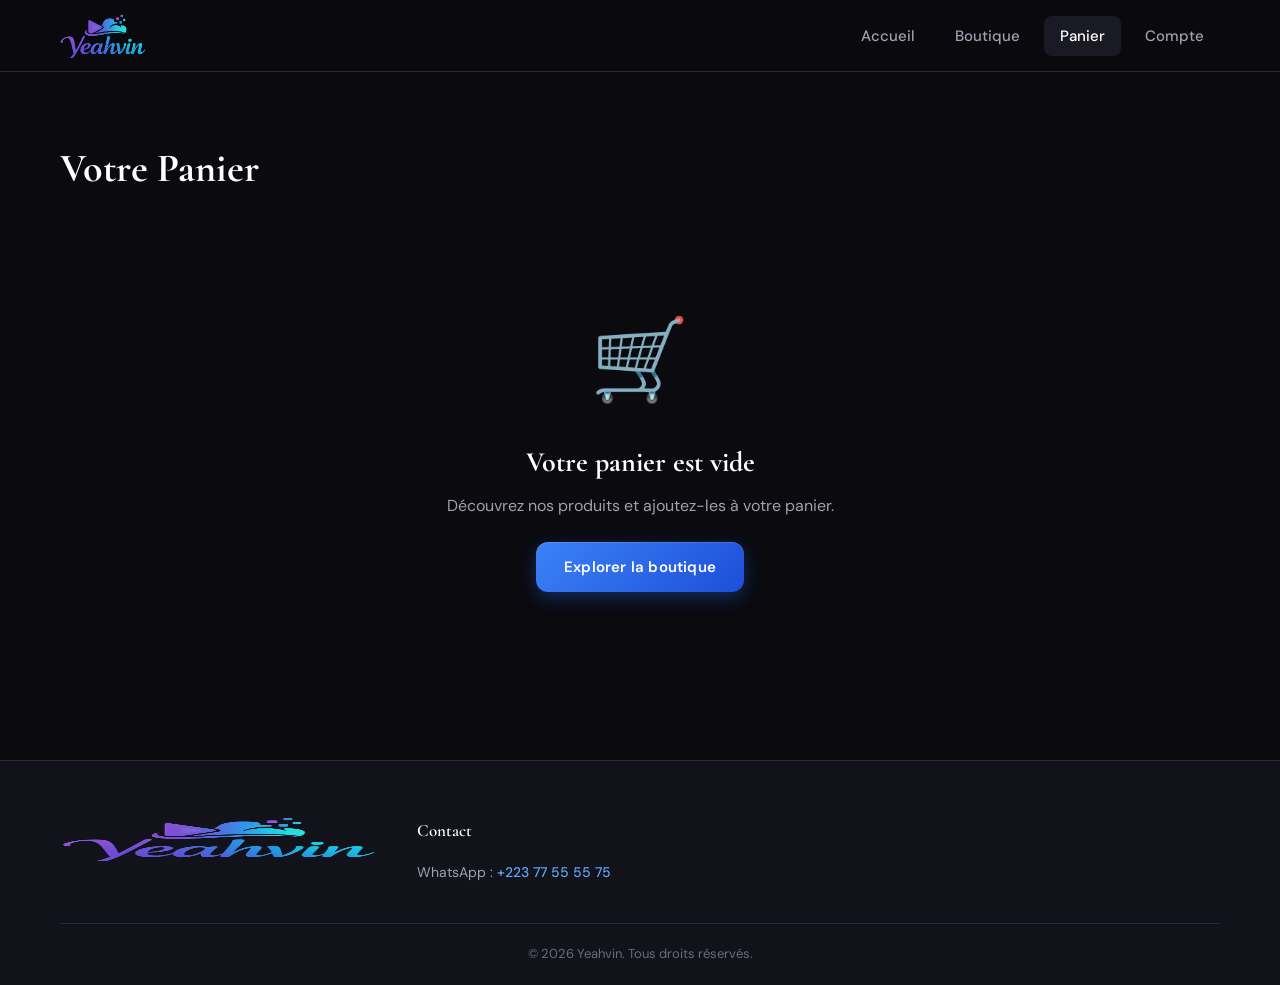
<file: panier.html>
<!DOCTYPE html>
<html lang="fr">
<head>
    <meta charset="UTF-8">
    <meta name="viewport" content="width=device-width, initial-scale=1.0">
    <title>Panier — Yeahvin</title>
    <meta name="description" content="Votre panier Yeahvin. Finalisez votre commande.">
    <link rel="preconnect" href="https://fonts.googleapis.com">
    <link rel="preconnect" href="https://fonts.gstatic.com" crossorigin>
    <link href="https://fonts.googleapis.com/css2?family=Cormorant+Garamond:wght@400;500;600;700&family=DM+Sans:wght@400;500;700&display=swap" rel="stylesheet">
    <link rel="stylesheet" href="css/style.css">
    <link rel="icon" type="image/svg+xml" href="data:image/svg+xml,<svg xmlns='http://www.w3.org/2000/svg' viewBox='0 0 100 100'><text y='.9em' font-size='90'>⚡</text></svg>">
</head>
<body>
    <header class="header" id="header">
        <div class="container header__inner">
            <a href="index.html" class="logo"><img src="assets/logo.png" alt="Yeahvin" class="logo__img"></a>
            <nav class="nav" id="nav">
                <ul class="nav__list">
                    <li><a href="index.html" class="nav__link">Accueil</a></li>
                    <li><a href="boutique.html" class="nav__link">Boutique</a></li>
                    <li><a href="panier.html" class="nav__link nav__link--active nav__link--cart">Panier<span class="cart-badge" id="cartBadge">0</span></a></li>
                    <li><a href="compte.html" class="nav__link">Compte</a></li>
                </ul>
            </nav>
            <button class="nav-toggle" id="navToggle" aria-label="Menu"><span></span><span></span><span></span></button>
        </div>
    </header>

    <main>
        <div class="cart section">
            <div class="container">
                <h1 class="cart__title">Votre Panier</h1>

                <!-- Panier vide -->
                <div class="cart-empty" id="cartEmpty" style="display:none;">
                    <span class="cart-empty__icon">🛒</span>
                    <h2>Votre panier est vide</h2>
                    <p>Découvrez nos produits et ajoutez-les à votre panier.</p>
                    <a href="boutique.html" class="btn btn--primary">Explorer la boutique</a>
                </div>

                <div class="cart-content" id="cartContent">
                    <div class="cart-items" id="cartItems"></div>
                    <div class="cart-summary" id="cartSummary">
                        <!-- Étape 1 : Résumé -->
                        <div id="checkoutStep1">
                            <h3>Récapitulatif</h3>
                            <div class="cart-summary__line"><span>Sous-total</span><span id="subtotal">0 FCFA</span></div>
                            <div class="cart-promo">
                                <input type="text" id="promoCode" class="input" placeholder="Code promo">
                                <button class="btn btn--ghost" id="applyPromo">Appliquer</button>
                                <span class="promo-feedback" id="promoFeedback"></span>
                            </div>
                            <div class="cart-summary__line cart-summary__line--discount" id="discountLine" style="display:none;"><span>Réduction</span><span id="discount">-0 FCFA</span></div>
                            <div class="cart-summary__line cart-summary__line--total"><span>Total</span><span id="total">0 FCFA</span></div>
                            <button class="btn btn--primary btn--full" id="checkoutBtn">Continuer</button>
                        </div>

                        <!-- Étape 2 : Infos client -->
                        <div id="checkoutStep2" style="display:none;">
                            <h3>Vos informations</h3>
                            <div class="form-group"><label for="customerName">Nom complet *</label><input type="text" id="customerName" class="input" placeholder="Votre nom et prénom" required></div>
                            <div class="form-group"><label for="customerPhone">Téléphone *</label><div style="display:flex;gap:8px;"><span style="display:flex;align-items:center;padding:10px 14px;background:var(--bg-secondary);border:1px solid var(--border-color);border-radius:var(--radius-sm);color:var(--text-muted);">+223</span><input type="tel" id="customerPhone" class="input" placeholder="77 55 55 75" required></div></div>
                            <button class="btn btn--primary btn--full" id="confirmOrderBtn">Confirmer la commande</button>
                            <button class="btn btn--ghost btn--full" id="backToCartBtn" style="margin-top:8px;">← Retour au panier</button>
                            <p style="font-size:12px;color:var(--text-muted);margin-top:8px;text-align:center;">Votre commande sera validée manuellement. Vous recevrez votre lien de téléchargement après validation.</p>
                        </div>
                    </div>
                </div>
            </div>
        </div>
    </main>

    <footer class="footer">
        <div class="container">
            <div class="footer__grid">
                <div class="footer__brand"><img src="assets/logo.png" alt="Yeahvin" class="logo__img"></div>
                <div class="footer__contact"><h4>Contact</h4><p>WhatsApp : <a href="https://wa.me/22377555575">+223 77 55 55 75</a></p></div>
            </div>
            <div class="footer__bottom"><p>&copy; 2026 Yeahvin. Tous droits réservés.</p></div>
        </div>
    </footer>

    <div class="toast" id="toast"></div>
    <script src="js/main.js"></script>
    <script src="js/panier.js"></script>
</body>
</html>
</file>
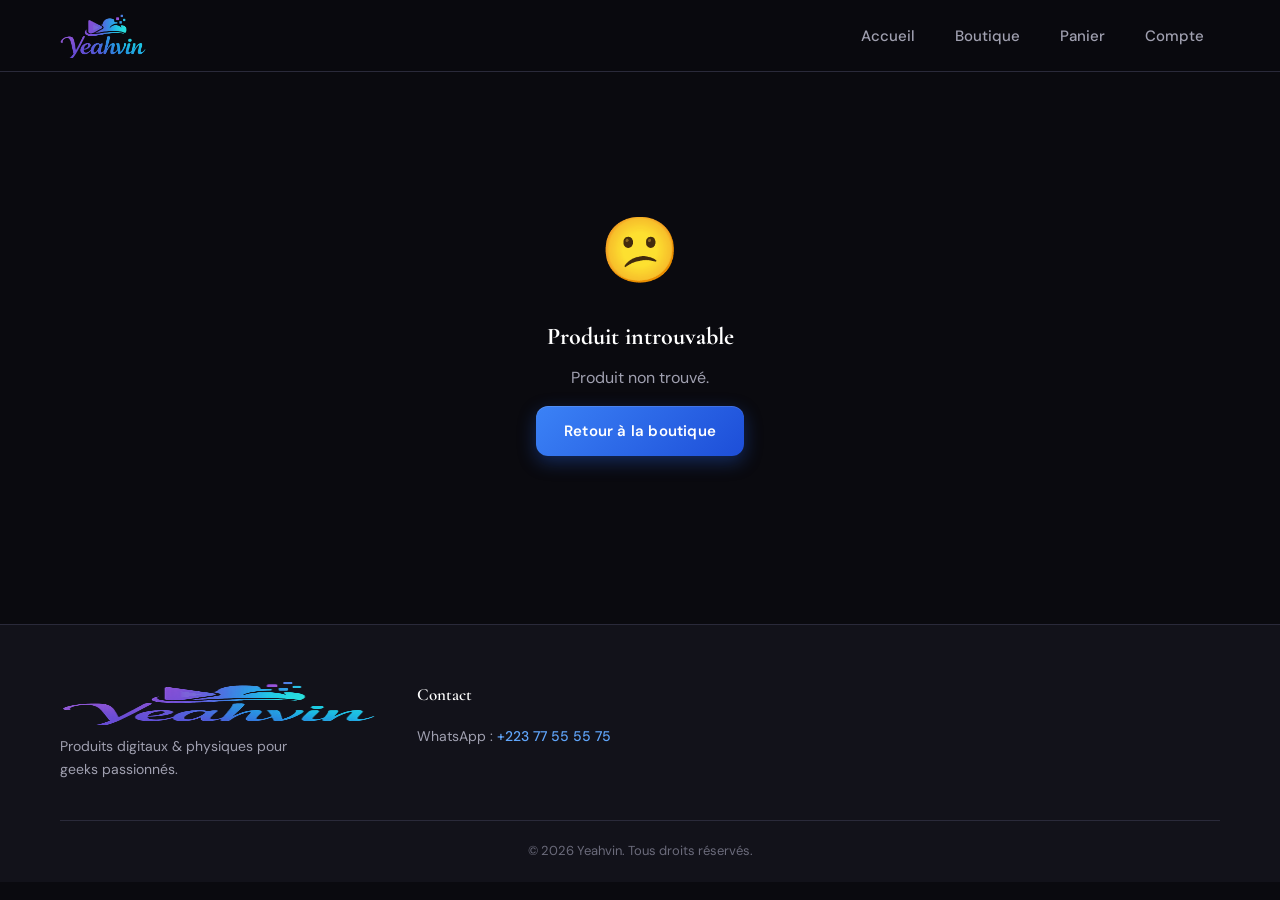
<file: produit.html>
<!DOCTYPE html>
<html lang="fr">
<head>
    <meta charset="UTF-8">
    <meta name="viewport" content="width=device-width, initial-scale=1.0">
    <title>Produit — Yeahvin</title>
    <meta name="description" content="Détail du produit Yeahvin.">
    <link rel="preconnect" href="https://fonts.googleapis.com">
    <link rel="preconnect" href="https://fonts.gstatic.com" crossorigin>
    <link href="https://fonts.googleapis.com/css2?family=Cormorant+Garamond:wght@400;500;600;700&family=DM+Sans:wght@400;500;700&display=swap" rel="stylesheet">
    <link rel="stylesheet" href="css/style.css">
    <link rel="icon" type="image/svg+xml" href="data:image/svg+xml,<svg xmlns='http://www.w3.org/2000/svg' viewBox='0 0 100 100'><text y='.9em' font-size='90'>⚡</text></svg>">
</head>
<body>
    <header class="header" id="header">
        <div class="container header__inner">
            <a href="index.html" class="logo"><img src="assets/logo.png" alt="Yeahvin" class="logo__img"></a>
            <nav class="nav" id="nav">
                <ul class="nav__list">
                    <li><a href="index.html" class="nav__link">Accueil</a></li>
                    <li><a href="boutique.html" class="nav__link">Boutique</a></li>
                    <li><a href="panier.html" class="nav__link nav__link--cart">Panier<span class="cart-badge" id="cartBadge">0</span></a></li>
                    <li><a href="compte.html" class="nav__link">Compte</a></li>
                </ul>
            </nav>
            <button class="nav-toggle" id="navToggle" aria-label="Menu"><span></span><span></span><span></span></button>
        </div>
    </header>

    <main>
        <div class="product-detail section" id="productDetail">
            <div class="container">
                <div class="product-detail__loader" id="productLoader">
                    <div class="loading-skeleton loading-skeleton--large"></div>
                    <div class="loading-skeleton loading-skeleton--text"></div>
                    <div class="loading-skeleton loading-skeleton--text"></div>
                </div>
                <div class="product-detail__content" id="productContent" style="display:none;">
                    <div class="product-detail__gallery" id="productGallery"></div>
                    <div class="product-detail__info" id="productInfo"></div>
                </div>
                <div class="similar-products section" id="similarProducts">
                    <h3 class="section__title">Vous aimerez aussi</h3>
                    <div class="products-grid" id="similarGrid"></div>
                </div>
            </div>
        </div>
    </main>

    <footer class="footer">
        <div class="container">
            <div class="footer__grid">
                <div class="footer__brand"><img src="assets/logo.png" alt="Yeahvin" class="logo__img"><p class="footer__tagline">Produits digitaux & physiques pour geeks passionnés.</p></div>
                <div class="footer__contact"><h4>Contact</h4><p>WhatsApp : <a href="https://wa.me/22377555575">+223 77 55 55 75</a></p></div>
            </div>
            <div class="footer__bottom"><p>&copy; 2026 Yeahvin. Tous droits réservés.</p></div>
        </div>
    </footer>

    <div class="toast" id="toast"></div>
    <script src="js/main.js"></script>
    <script src="js/produit.js"></script>
</body>
</html>
</file>
<file: css/style.css>
/* ============================================
   YEAHVIN - Design System
   Palette: Bleu/Noir - Élégant & Premium
   ============================================ */

:root {
    --bg-primary: #0a0a0f;
    --bg-secondary: #12121a;
    --bg-card: #1a1a25;
    --bg-card-hover: #1f1f2d;
    --bg-elevated: #222232;
    --blue-400: #60a5fa;
    --blue-500: #3b82f6;
    --blue-600: #2563eb;
    --blue-700: #1d4ed8;
    --gold: #c9a84c;
    --gold-light: #e0c878;
    --text-primary: #f1f1f3;
    --text-secondary: #a0a0b0;
    --text-muted: #6b6b7b;
    --text-white: #ffffff;
    --border-color: #2a2a3a;
    --border-light: #333345;
    --success: #10b981;
    --error: #ef4444;
    --warning: #f59e0b;
    --shadow-sm: 0 1px 2px rgba(0,0,0,0.3);
    --shadow-md: 0 4px 6px rgba(0,0,0,0.4);
    --shadow-lg: 0 10px 25px rgba(0,0,0,0.5);
    --shadow-glow: 0 0 30px rgba(59,130,246,0.15);
    --font-heading: 'Cormorant Garamond', Georgia, serif;
    --font-body: 'DM Sans', -apple-system, BlinkMacSystemFont, sans-serif;
    --max-width: 1200px;
    --header-height: 72px;
    --radius-sm: 8px;
    --radius-md: 12px;
    --radius-lg: 16px;
    --radius-xl: 24px;
    --transition-fast: 150ms ease;
    --transition-base: 250ms ease;
    --transition-slow: 400ms cubic-bezier(0.4, 0, 0.2, 1);
}

*, *::before, *::after { margin: 0; padding: 0; box-sizing: border-box; }

html { scroll-behavior: smooth; -webkit-text-size-adjust: 100%; }

body {
    font-family: var(--font-body);
    background-color: var(--bg-primary);
    color: var(--text-primary);
    line-height: 1.6;
    min-height: 100vh;
    -webkit-font-smoothing: antialiased;
    overflow-x: hidden;
}

img { max-width: 100%; height: auto; display: block; }
a { color: inherit; text-decoration: none; }
ul { list-style: none; }
button { font-family: inherit; }
::selection { background: rgba(59,130,246,0.35); color: var(--text-white); }

:focus-visible { outline: 2px solid var(--blue-400); outline-offset: 2px; border-radius: var(--radius-sm); }

.container { width: 100%; max-width: var(--max-width); margin: 0 auto; padding: 0 20px; }

.section { padding: 64px 0; }
.section--alt { background-color: var(--bg-secondary); }

.section__header { text-align: center; margin-bottom: 40px; }
.section__title { font-family: var(--font-heading); font-size: clamp(28px, 4vw, 40px); font-weight: 600; color: var(--text-white); margin-bottom: 8px; }
.section__subtitle { color: var(--text-secondary); font-size: 16px; }
.section__link { color: var(--blue-400); font-weight: 500; transition: color var(--transition-fast); }
.section__link:hover { color: var(--blue-500); }

/* ============================================
   HEADER
   ============================================ */

.header {
    position: sticky; top: 0; z-index: 100;
    background-color: rgba(10,10,15,0.85);
    backdrop-filter: blur(16px);
    -webkit-backdrop-filter: blur(16px);
    border-bottom: 1px solid var(--border-color);
    height: var(--header-height);
}
.header__inner { display: flex; align-items: center; justify-content: space-between; height: 100%; }

.logo { display: flex; align-items: center; gap: 10px; font-family: var(--font-heading); font-size: 24px; font-weight: 700; color: var(--text-white); transition: opacity var(--transition-fast); }
.logo:hover { opacity: 0.85; }
.logo__icon { font-size: 28px; }
.logo__text { letter-spacing: 1px; }
.logo__img { height: 44px; width: auto; display: block; }

.nav__list { display: flex; align-items: center; gap: 8px; }
.nav__link { padding: 8px 16px; border-radius: var(--radius-sm); font-size: 15px; font-weight: 500; color: var(--text-secondary); transition: all var(--transition-fast); position: relative; }
.nav__link:hover { color: var(--text-white); background-color: var(--bg-card); }
.nav__link--active { color: var(--text-white); background-color: var(--bg-card); }
.nav__link--cart { display: flex; align-items: center; gap: 6px; }

.cart-badge { display: inline-flex; align-items: center; justify-content: center; min-width: 20px; height: 20px; padding: 0 6px; background: var(--blue-500); color: white; font-size: 11px; font-weight: 700; border-radius: 10px; transition: transform var(--transition-fast); }
.cart-badge:empty { display: none; }

.nav-toggle { display: none; flex-direction: column; gap: 5px; background: none; border: none; cursor: pointer; padding: 8px; z-index: 101; }
.nav-toggle span { display: block; width: 24px; height: 2px; background-color: var(--text-primary); border-radius: 2px; transition: all var(--transition-base); }
.nav-toggle--open span:nth-child(1) { transform: rotate(45deg) translate(5px,5px); }
.nav-toggle--open span:nth-child(2) { opacity: 0; }
.nav-toggle--open span:nth-child(3) { transform: rotate(-45deg) translate(5px,-5px); }

/* ============================================
   BOUTONS — version plus travaillée / pro
   ============================================ */

.btn {
    display: inline-flex; align-items: center; justify-content: center; gap: 8px;
    padding: 13px 28px; border: none; border-radius: var(--radius-md);
    font-family: var(--font-body); font-size: 15px; font-weight: 600;
    letter-spacing: 0.2px; cursor: pointer; white-space: nowrap;
    transition: transform var(--transition-base), box-shadow var(--transition-base), background var(--transition-base), border-color var(--transition-base), opacity var(--transition-base);
}
.btn:active { transform: translateY(0) scale(0.97); }

.btn--primary {
    background: linear-gradient(135deg, var(--blue-500), var(--blue-700));
    color: white;
    box-shadow: 0 6px 18px rgba(37,99,235,0.35), inset 0 1px 0 rgba(255,255,255,0.12);
}
.btn--primary:hover { background: linear-gradient(135deg, var(--blue-400), var(--blue-600)); box-shadow: 0 10px 24px rgba(59,130,246,0.45), inset 0 1px 0 rgba(255,255,255,0.15); transform: translateY(-2px); }

.btn--accent {
    background: linear-gradient(135deg, var(--gold-light), var(--gold));
    color: var(--bg-primary);
    font-weight: 700;
    box-shadow: 0 6px 18px rgba(201,168,76,0.3), inset 0 1px 0 rgba(255,255,255,0.25);
}
.btn--accent:hover { box-shadow: 0 10px 24px rgba(224,200,120,0.4), inset 0 1px 0 rgba(255,255,255,0.3); transform: translateY(-2px); }

.btn--ghost {
    background: rgba(255,255,255,0.03);
    color: var(--text-primary);
    border: 1px solid var(--border-light);
    backdrop-filter: blur(6px);
}
.btn--ghost:hover { border-color: var(--blue-400); background: rgba(96,165,250,0.08); color: var(--text-white); transform: translateY(-2px); }

.btn--full { width: 100%; }
.btn:disabled { opacity: 0.5; cursor: not-allowed; pointer-events: none; transform: none; }

/* ============================================
   FORMULAIRES (utilisés sur boutique, panier, compte)
   ============================================ */

.form-group { display: flex; flex-direction: column; gap: 6px; margin-bottom: 16px; }
.form-group label { font-size: 13px; color: var(--text-secondary); font-weight: 500; }

.input {
    width: 100%; padding: 12px 16px;
    background: var(--bg-card); border: 1px solid var(--border-color);
    border-radius: var(--radius-sm); color: var(--text-primary);
    font-family: var(--font-body); font-size: 14px;
    transition: border-color var(--transition-fast), box-shadow var(--transition-fast);
}
.input::placeholder { color: var(--text-muted); }
.input:focus { border-color: var(--blue-500); box-shadow: 0 0 0 3px rgba(59,130,246,0.15); outline: none; }

/* ============================================
   HERO ANIMATIONS
   ============================================ */

.hero { position: relative; overflow: hidden; padding: 80px 0 60px; min-height: 400px; }
.hero__bg { position: absolute; inset: 0; pointer-events: none; z-index: 0; }

.hero__orb { position: absolute; border-radius: 50%; filter: blur(80px); opacity: 0.3; animation: floatOrb 8s ease-in-out infinite; }
.hero__orb--1 { width: 300px; height: 300px; background: radial-gradient(circle, rgba(59,130,246,0.4) 0%, transparent 70%); top: -100px; right: -50px; animation-delay: 0s; }
.hero__orb--2 { width: 200px; height: 200px; background: radial-gradient(circle, rgba(201,168,76,0.3) 0%, transparent 70%); bottom: -50px; left: -30px; animation-delay: 2s; }
.hero__orb--3 { width: 150px; height: 150px; background: radial-gradient(circle, rgba(96,165,250,0.3) 0%, transparent 70%); top: 50%; left: 50%; animation-delay: 4s; }

@keyframes floatOrb { 0%,100% { transform: translate(0,0) scale(1); } 25% { transform: translate(30px,-30px) scale(1.1); } 50% { transform: translate(-20px,20px) scale(0.9); } 75% { transform: translate(-30px,-20px) scale(1.05); } }

.hero .container { position: relative; z-index: 1; display: grid; grid-template-columns: 1fr 1fr; gap: 48px; align-items: center; }
.hero__content { max-width: 500px; }
.hero__badge { display: inline-block; padding: 6px 14px; background: rgba(59,130,246,0.15); border: 1px solid rgba(96,165,250,0.25); color: var(--blue-400); border-radius: 20px; font-size: 13px; font-weight: 500; margin-bottom: 20px; animation: fadeInUp 0.6s ease-out; }
.hero__title { font-family: var(--font-heading); font-size: clamp(32px, 5vw, 56px); font-weight: 700; color: var(--text-white); line-height: 1.1; margin-bottom: 16px; animation: fadeInUp 0.6s ease-out 0.1s both; }
.hero__subtitle { color: var(--text-secondary); font-size: 16px; line-height: 1.6; margin-bottom: 32px; animation: fadeInUp 0.6s ease-out 0.2s both; }
.hero__actions { display: flex; gap: 12px; flex-wrap: wrap; animation: fadeInUp 0.6s ease-out 0.3s both; }

@keyframes fadeInUp { from { opacity: 0; transform: translateY(20px); } to { opacity: 1; transform: translateY(0); } }

.hero__visual { display: flex; align-items: center; justify-content: center; min-height: 300px; }
.hero__floating { position: relative; width: 250px; height: 250px; }
.hero__emoji { position: absolute; font-size: 48px; animation: floatEmoji 4s ease-in-out infinite; filter: drop-shadow(0 8px 16px rgba(0,0,0,0.4)); }
.hero__emoji--1 { top: 10%; left: 10%; animation-delay: 0s; }
.hero__emoji--2 { top: 50%; right: 10%; animation-delay: 1.5s; }
.hero__emoji--3 { bottom: 10%; left: 40%; animation-delay: 3s; }

@keyframes floatEmoji { 0%,100% { transform: translateY(0) rotate(0deg); } 25% { transform: translateY(-20px) rotate(5deg); } 50% { transform: translateY(0) rotate(0deg); } 75% { transform: translateY(10px) rotate(-5deg); } }

/* ============================================
   PRODUCTS GRID
   ============================================ */

.products-grid { display: grid; grid-template-columns: repeat(auto-fill, minmax(260px, 1fr)); gap: 24px; }

.product-card { background: var(--bg-card); border-radius: var(--radius-lg); overflow: hidden; transition: all var(--transition-base); border: 1px solid var(--border-color); cursor: pointer; }
.product-card:hover { transform: translateY(-4px); box-shadow: var(--shadow-lg), var(--shadow-glow); border-color: var(--border-light); }

.product-card__image { position: relative; aspect-ratio: 1 / 1; background: var(--bg-secondary); overflow: hidden; display: flex; align-items: center; justify-content: center; }
.product-card__image img { width: 100%; height: 100%; object-fit: cover; transition: transform var(--transition-slow); }
.product-card:hover .product-card__image img { transform: scale(1.05); }
.product-card__placeholder { font-size: 64px; opacity: 0.6; }

.product-card__badge { position: absolute; top: 12px; left: 12px; padding: 4px 10px; border-radius: 6px; font-size: 11px; font-weight: 600; text-transform: uppercase; letter-spacing: 0.5px; }
.product-card__badge--digital { background: rgba(96,165,250,0.2); color: var(--blue-400); }
.product-card__badge--physique { background: rgba(201,168,76,0.2); color: var(--gold-light); }
.product-card__badge--featured { background: rgba(16,185,129,0.2); color: var(--success); }

.product-card__body { padding: 16px; }
.product-card__category { font-size: 12px; text-transform: uppercase; letter-spacing: 1px; color: var(--text-muted); margin-bottom: 4px; }
.product-card__name { font-family: var(--font-heading); font-size: 20px; font-weight: 600; color: var(--text-white); margin-bottom: 4px; line-height: 1.3; }
.product-card__desc { font-size: 14px; color: var(--text-secondary); margin-bottom: 12px; display: -webkit-box; -webkit-line-clamp: 2; -webkit-box-orient: vertical; overflow: hidden; }
.product-card__footer { display: flex; align-items: center; justify-content: space-between; }
.product-card__price { font-size: 20px; font-weight: 700; color: var(--text-white); }
.product-card__btn { width: 40px; height: 40px; border-radius: 50%; background: linear-gradient(135deg, var(--blue-500), var(--blue-700)); border: none; color: white; font-size: 18px; cursor: pointer; display: flex; align-items: center; justify-content: center; box-shadow: 0 4px 12px rgba(37,99,235,0.35); transition: all var(--transition-base); }
.product-card__btn:hover { background: linear-gradient(135deg, var(--blue-400), var(--blue-600)); box-shadow: 0 6px 16px rgba(59,130,246,0.5); transform: scale(1.08); }
.product-card__btn:active { transform: scale(0.95); }

/* Skeletons améliorés — shimmer réaliste + pulse */
.loading-skeleton {
    border-radius: var(--radius-lg); position: relative; overflow: hidden;
    background: var(--bg-card); aspect-ratio: 1/1;
    animation: skeletonPulse 2s ease-in-out infinite;
}
.loading-skeleton::after {
    content: ''; position: absolute; inset: 0;
    background: linear-gradient(90deg, transparent 0%, rgba(255,255,255,0.06) 40%, rgba(255,255,255,0.12) 50%, rgba(255,255,255,0.06) 60%, transparent 100%);
    background-size: 300% 100%;
    animation: shimmer 1.8s ease-in-out infinite;
}
.loading-skeleton--large { aspect-ratio: 16/9; }
.loading-skeleton--text { height: 14px; margin-bottom: 10px; border-radius: 6px; aspect-ratio: unset; }
.loading-skeleton--text:last-child { width: 60%; }

@keyframes shimmer { 0% { background-position: 100% 0; } 100% { background-position: -100% 0; } }
@keyframes skeletonPulse { 0%,100% { opacity: 1; } 50% { opacity: 0.7; } }

/* ============================================
   CATEGORIES
   ============================================ */

.categories-grid { display: grid; grid-template-columns: repeat(auto-fit, minmax(240px, 1fr)); gap: 20px; }

.category-card { display: flex; flex-direction: column; align-items: center; padding: 32px 24px; background: var(--bg-card); border: 1px solid var(--border-color); border-radius: var(--radius-lg); text-align: center; transition: all var(--transition-base); text-decoration: none; cursor: pointer; }
.category-card:hover { border-color: var(--blue-500); box-shadow: var(--shadow-glow); transform: translateY(-2px); }
.category-card__icon { display: inline-flex; align-items: center; justify-content: center; width: 64px; height: 64px; border-radius: 50%; background: rgba(59,130,246,0.12); font-size: 30px; margin-bottom: 14px; transition: all var(--transition-base); }
.category-card:hover .category-card__icon { background: rgba(59,130,246,0.2); transform: scale(1.05); }
.category-card__title { font-family: var(--font-heading); font-size: 20px; font-weight: 600; color: var(--text-white); margin-bottom: 4px; }
.category-card__desc { font-size: 14px; color: var(--text-secondary); }

/* ============================================
   PROMO BANNER
   ============================================ */

.promo-banner__content { display: flex; align-items: center; gap: 20px; background: linear-gradient(135deg, var(--bg-card), var(--bg-elevated)); border: 1px solid var(--border-color); border-radius: var(--radius-lg); padding: 32px; flex-wrap: wrap; }
.promo-banner__emoji { font-size: 48px; flex-shrink: 0; }
.promo-banner__title { font-family: var(--font-heading); font-size: 24px; color: var(--text-white); margin-bottom: 4px; }
.promo-banner__text { color: var(--text-secondary); font-size: 16px; }
.promo-banner__text strong { color: var(--gold); }
.promo-banner .btn { margin-left: auto; }

/* ============================================
   SHOP PAGE
   ============================================ */

.shop-header { padding: 40px 0 0; }
.shop-title { font-family: var(--font-heading); font-size: clamp(32px, 5vw, 48px); font-weight: 700; color: var(--text-white); margin-bottom: 8px; }
.shop-subtitle { color: var(--text-secondary); font-size: 18px; }

.shop-filters { display: flex; flex-wrap: wrap; gap: 16px; margin-bottom: 32px; align-items: center; }
.filter-search { flex: 1; min-width: 200px; }
.filter-categories { display: flex; gap: 8px; flex-wrap: wrap; }
.filter-btn { padding: 9px 18px; background: var(--bg-card); border: 1px solid var(--border-color); border-radius: 20px; color: var(--text-secondary); font-size: 14px; font-weight: 500; cursor: pointer; transition: all var(--transition-fast); font-family: var(--font-body); white-space: nowrap; }
.filter-btn:hover { border-color: var(--blue-400); color: var(--text-primary); transform: translateY(-1px); }
.filter-btn--active { background: linear-gradient(135deg, var(--blue-500), var(--blue-700)); border-color: var(--blue-600); color: white; box-shadow: 0 4px 12px rgba(37,99,235,0.35); }

.filter-sort select { padding: 10px 16px; background: var(--bg-card); border: 1px solid var(--border-color); border-radius: var(--radius-sm); color: var(--text-primary); font-size: 14px; font-family: var(--font-body); cursor: pointer; min-width: 160px; }

/* Menu déroulant personnalisé (remplace le <select> natif pour le tri) */
.custom-select { position: relative; }
.custom-select__trigger {
    display: flex; align-items: center; justify-content: space-between; gap: 10px;
    min-width: 180px; padding: 10px 16px;
    background: var(--bg-card); border: 1px solid var(--border-color);
    border-radius: var(--radius-sm); color: var(--text-primary);
    font-family: var(--font-body); font-size: 14px; cursor: pointer;
    transition: border-color var(--transition-fast);
}
.custom-select__trigger:hover { border-color: var(--blue-400); }
.custom-select__arrow { color: var(--text-muted); font-size: 12px; transition: transform var(--transition-fast); }
.custom-select.is-open .custom-select__arrow { transform: rotate(180deg); }
.custom-select.is-open .custom-select__trigger { border-color: var(--blue-500); }

.custom-select__list {
    position: absolute; top: calc(100% + 8px); left: 0; right: 0; z-index: 50;
    background: var(--bg-card); border: 1px solid var(--border-light);
    border-radius: var(--radius-md); box-shadow: var(--shadow-lg);
    padding: 6px; max-height: 260px; overflow-y: auto;
    opacity: 0; transform: translateY(-6px); pointer-events: none;
    transition: opacity var(--transition-fast), transform var(--transition-fast);
}
.custom-select.is-open .custom-select__list { opacity: 1; transform: translateY(0); pointer-events: auto; }
.custom-select__option { padding: 10px 12px; border-radius: var(--radius-sm); font-size: 14px; color: var(--text-secondary); cursor: pointer; transition: background var(--transition-fast), color var(--transition-fast); }
.custom-select__option:hover { background: var(--bg-card-hover); color: var(--text-primary); }
.custom-select__option--active { background: rgba(59,130,246,0.12); color: var(--blue-400); font-weight: 600; }

/* ============================================
   COMPTE / AUTHENTIFICATION
   ============================================ */

.auth-container { display: flex; justify-content: center; }
.auth-form {
    width: 100%; max-width: 440px;
    background: var(--bg-card); border: 1px solid var(--border-color);
    border-radius: var(--radius-lg); padding: 36px 32px;
    box-shadow: var(--shadow-md);
}
.auth-form h2 { font-family: var(--font-heading); font-size: 26px; font-weight: 600; color: var(--text-white); margin-bottom: 8px; }

.account-profile {
    width: 100%; max-width: 520px; margin: 0 auto;
    background: var(--bg-card); border: 1px solid var(--border-color);
    border-radius: var(--radius-lg); padding: 32px;
    box-shadow: var(--shadow-md);
}
.profile-header { display: flex; align-items: center; gap: 16px; margin-bottom: 24px; flex-wrap: wrap; }
.profile-avatar {
    width: 64px; height: 64px; border-radius: 50%; flex-shrink: 0;
    background: linear-gradient(135deg, var(--blue-500), var(--blue-700));
    display: flex; align-items: center; justify-content: center;
    font-size: 24px; font-weight: 700; color: white;
    box-shadow: 0 4px 14px rgba(37,99,235,0.35);
}

.pagination { display: flex; justify-content: center; gap: 8px; margin-top: 40px; flex-wrap: wrap; }
.pagination button { width: 40px; height: 40px; border-radius: var(--radius-sm); background: var(--bg-card); border: 1px solid var(--border-color); color: var(--text-secondary); font-size: 14px; font-weight: 500; cursor: pointer; transition: all var(--transition-fast); font-family: var(--font-body); }
.pagination button:hover { border-color: var(--blue-400); color: var(--text-primary); transform: translateY(-1px); }
.pagination button.active { background: linear-gradient(135deg, var(--blue-500), var(--blue-700)); border-color: var(--blue-600); color: white; box-shadow: 0 4px 12px rgba(37,99,235,0.3); }
.pagination button:disabled { opacity: 0.3; cursor: not-allowed; transform: none; }

.empty-state { text-align: center; padding: 64px 20px; }
.empty-state__icon { font-size: 64px; display: block; margin-bottom: 16px; }
.empty-state h3 { font-family: var(--font-heading); font-size: 24px; color: var(--text-white); margin-bottom: 8px; }
.empty-state p { color: var(--text-secondary); }

/* ============================================
   PRODUCT DETAIL
   ============================================ */

.product-detail__content { display: grid; grid-template-columns: 1fr 1fr; gap: 48px; align-items: start; }
.product-detail__gallery { position: sticky; top: calc(var(--header-height) + 24px); }
.product-detail__main-image { aspect-ratio: 1/1; background: var(--bg-card); border-radius: var(--radius-lg); overflow: hidden; border: 1px solid var(--border-color); display: flex; align-items: center; justify-content: center; margin-bottom: 12px; }
.product-detail__main-image img { width: 100%; height: 100%; object-fit: cover; }
.product-detail__main-image .product-card__placeholder { font-size: 120px; }
.product-detail__thumbnails { display: flex; gap: 8px; overflow-x: auto; padding-bottom: 4px; }
.product-detail__thumb { width: 72px; height: 72px; border-radius: var(--radius-sm); border: 2px solid transparent; cursor: pointer; overflow: hidden; flex-shrink: 0; transition: border-color var(--transition-fast); background: var(--bg-card); }
.product-detail__thumb:hover { border-color: var(--text-muted); }
.product-detail__thumb--active { border-color: var(--blue-500); }
.product-detail__thumb img { width: 100%; height: 100%; object-fit: cover; }

.product-detail__info { display: flex; flex-direction: column; gap: 20px; }
.product-detail__type { display: inline-block; padding: 4px 10px; border-radius: 6px; font-size: 12px; font-weight: 600; text-transform: uppercase; letter-spacing: 0.5px; width: fit-content; }
.product-detail__type--digital { background: rgba(96,165,250,0.2); color: var(--blue-400); }
.product-detail__type--physique { background: rgba(201,168,76,0.2); color: var(--gold-light); }
.product-detail__name { font-family: var(--font-heading); font-size: clamp(28px, 4vw, 40px); font-weight: 700; color: var(--text-white); line-height: 1.2; }
.product-detail__price { font-size: 32px; font-weight: 700; color: var(--text-white); }
.product-detail__price span { font-size: 16px; color: var(--text-muted); font-weight: 400; }
.product-detail__desc { color: var(--text-secondary); font-size: 16px; line-height: 1.7; }
.product-detail__meta { display: flex; flex-wrap: wrap; gap: 16px; }
.product-detail__meta-item { display: flex; align-items: center; gap: 8px; padding: 8px 14px; background: var(--bg-card); border-radius: var(--radius-sm); font-size: 14px; color: var(--text-secondary); }
.product-detail__meta-item span { color: var(--text-primary); font-weight: 500; }
.product-detail__actions { display: flex; gap: 12px; flex-wrap: wrap; }
.product-detail__qty { display: flex; align-items: center; border: 1px solid var(--border-color); border-radius: var(--radius-sm); overflow: hidden; }
.product-detail__qty button { width: 44px; height: 44px; background: var(--bg-card); border: none; color: var(--text-primary); font-size: 18px; cursor: pointer; transition: background var(--transition-fast); }
.product-detail__qty button:hover { background: var(--bg-elevated); }
.product-detail__qty input { width: 56px; height: 44px; background: transparent; border: none; border-left: 1px solid var(--border-color); border-right: 1px solid var(--border-color); color: var(--text-primary); text-align: center; font-size: 16px; font-family: var(--font-body); }
.product-detail__add-cart { flex: 1; min-width: 200px; }

.product-detail__loader { display: flex; flex-direction: column; gap: 16px; max-width: 600px; }
.product-detail__loader .loading-skeleton--text { max-width: 320px; }

.similar-products { margin-top: 64px; padding-top: 48px; border-top: 1px solid var(--border-color); }
.similar-products .section__title { text-align: left; margin-bottom: 24px; }

/* ============================================
   CART
   ============================================ */

.cart__title { font-family: var(--font-heading); font-size: clamp(28px, 4vw, 40px); font-weight: 700; color: var(--text-white); margin-bottom: 32px; }
.cart-empty { text-align: center; padding: 64px 20px; }
.cart-empty__icon { font-size: 80px; display: block; margin-bottom: 16px; }
.cart-empty h2 { font-family: var(--font-heading); font-size: 28px; color: var(--text-white); margin-bottom: 8px; }
.cart-empty p { color: var(--text-secondary); margin-bottom: 24px; }

.cart-content { display: grid; grid-template-columns: 1fr 380px; gap: 32px; align-items: start; }
.cart-items { display: flex; flex-direction: column; gap: 16px; }
.cart-item { display: flex; gap: 16px; padding: 16px; background: var(--bg-card); border: 1px solid var(--border-color); border-radius: var(--radius-lg); align-items: center; }
.cart-item__image { width: 80px; height: 80px; border-radius: var(--radius-sm); background: var(--bg-secondary); flex-shrink: 0; overflow: hidden; display: flex; align-items: center; justify-content: center; }
.cart-item__image img { width: 100%; height: 100%; object-fit: cover; }
.cart-item__image .product-card__placeholder { font-size: 32px; }
.cart-item__info { flex: 1; min-width: 0; }
.cart-item__name { font-weight: 600; color: var(--text-white); margin-bottom: 4px; font-size: 15px; }
.cart-item__type { color: var(--text-muted); font-size: 13px; }
.cart-item__price { color: var(--text-secondary); font-size: 13px; }
.cart-item__actions { display: flex; align-items: center; gap: 10px; flex-shrink: 0; }
.cart-item__qty { display: flex; align-items: center; border: 1px solid var(--border-color); border-radius: var(--radius-sm); overflow: hidden; flex-shrink: 0; }
.cart-item__qty button { width: 32px; height: 32px; background: var(--bg-secondary); border: none; color: var(--text-primary); cursor: pointer; font-size: 16px; transition: background var(--transition-fast); }
.cart-item__qty button:hover { background: var(--bg-elevated); }
.cart-item__qty span { width: 32px; text-align: center; font-size: 14px; }
.cart-item__remove { background: none; border: none; color: var(--text-muted); cursor: pointer; font-size: 16px; padding: 8px; border-radius: var(--radius-sm); transition: all var(--transition-fast); flex-shrink: 0; }
.cart-item__remove:hover { color: var(--error); background: rgba(239,68,68,0.1); }

.cart-summary {
    background: var(--bg-card); border: 1px solid var(--border-color);
    border-radius: var(--radius-lg); padding: 24px;
    position: sticky; top: calc(var(--header-height) + 24px);
}
.cart-summary h3 { font-family: var(--font-heading); font-size: 20px; font-weight: 600; color: var(--text-white); margin-bottom: 16px; }
.cart-summary__line { display: flex; justify-content: space-between; padding: 10px 0; color: var(--text-secondary); font-size: 14px; border-bottom: 1px solid var(--border-color); }
.cart-summary__line--total { font-weight: 700; color: var(--text-white); font-size: 18px; border-bottom: none; padding-top: 16px; }
.cart-summary__line--discount span:last-child { color: var(--success); }
.cart-summary .btn--full { margin-top: 16px; }
.cart-promo { display: flex; gap: 8px; margin: 16px 0; flex-wrap: wrap; }
.cart-promo .input { flex: 1; min-width: 120px; }
.promo-feedback { display: block; width: 100%; font-size: 12px; margin-top: 4px; color: var(--text-muted); }
.promo-feedback--success { color: var(--success); }
.promo-feedback--error { color: var(--error); }

/* ============================================
   FOOTER
   ============================================ */

.footer { background: var(--bg-secondary); border-top: 1px solid var(--border-color); padding: 56px 0 0; margin-top: 40px; }
.footer__grid { display: grid; grid-template-columns: 1.4fr 1fr 1fr 1.2fr; gap: 40px; padding-bottom: 40px; }
.footer__brand { display: flex; flex-direction: column; gap: 10px; }
.footer__brand .logo__icon { font-size: 26px; }
.footer__brand .logo__text { font-family: var(--font-heading); font-size: 22px; font-weight: 700; color: var(--text-white); letter-spacing: 1px; }
.footer__tagline { color: var(--text-secondary); font-size: 14px; line-height: 1.6; max-width: 260px; }
.footer__links h4, .footer__contact h4 { font-family: var(--font-heading); font-size: 17px; font-weight: 600; color: var(--text-white); margin-bottom: 16px; }
.footer__links ul { display: flex; flex-direction: column; gap: 10px; }
.footer__links a { color: var(--text-secondary); font-size: 14px; transition: color var(--transition-fast); }
.footer__links a:hover { color: var(--blue-400); }
.footer__contact p { color: var(--text-secondary); font-size: 14px; line-height: 1.6; }
.footer__contact a { color: var(--blue-400); font-weight: 500; }
.footer__contact a:hover { color: var(--blue-500); }
.footer__bottom { border-top: 1px solid var(--border-color); padding: 20px 0; text-align: center; color: var(--text-muted); font-size: 13px; }

/* ============================================
   TOAST
   ============================================ */

.toast {
    position: fixed; left: 50%; bottom: 24px; z-index: 200;
    transform: translate(-50%, 20px); opacity: 0; pointer-events: none;
    background: var(--bg-elevated); color: var(--text-primary);
    border: 1px solid var(--border-light); border-radius: var(--radius-md);
    padding: 14px 22px; font-size: 14px; font-weight: 500;
    box-shadow: var(--shadow-lg);
    transition: transform var(--transition-base), opacity var(--transition-base);
    max-width: calc(100% - 40px); text-align: center;
}
.toast--visible { transform: translate(-50%, 0); opacity: 1; }

/* ============================================
   RESPONSIVE — MOBILE & TABLETTE
   ============================================ */

@media (max-width: 968px) {
    .footer__grid { grid-template-columns: 1fr 1fr; gap: 32px 24px; }
    .footer__brand { grid-column: 1 / -1; }
    .product-detail__content { gap: 32px; }
}

@media (max-width: 768px) {
    :root { --header-height: 64px; }
    .section { padding: 48px 0; }
    .section__header { margin-bottom: 28px; }

    /* Navigation mobile en panneau plein écran */
    .nav-toggle { display: flex; }
    .nav {
        position: fixed; top: var(--header-height); left: 0; right: 0;
        height: calc(100vh - var(--header-height));
        background: var(--bg-primary); border-top: 1px solid var(--border-color);
        padding: 16px 20px 32px; overflow-y: auto;
        opacity: 0; transform: translateY(-8px); pointer-events: none;
        transition: opacity var(--transition-base), transform var(--transition-base);
    }
    .nav--open, .nav.is-open { opacity: 1; transform: translateY(0); pointer-events: auto; }
    .nav__list { flex-direction: column; align-items: stretch; gap: 6px; }
    .nav__link { padding: 14px 16px; font-size: 16px; }

    /* Hero : on empile, on supprime l'espace vide créé par le visuel décoratif */
    .hero { padding: 32px 0 36px; min-height: auto; }
    .hero .container { grid-template-columns: 1fr; gap: 24px; text-align: center; }
    .hero__content { max-width: 100%; margin: 0 auto; }
    .hero__actions { justify-content: center; }
    .hero__actions .btn { flex: 1; min-width: 150px; }
    .hero__visual { display: none; }
    .hero__orb--1, .hero__orb--2, .hero__orb--3 { transform: scale(0.7); }

    .promo-banner__content { padding: 24px; text-align: center; justify-content: center; }
    .promo-banner__content > div { width: 100%; }
    .promo-banner .btn { margin-left: 0; width: 100%; }

    .footer { padding-top: 40px; }
    .footer__grid { grid-template-columns: 1fr; gap: 28px; text-align: center; }
    .footer__brand { align-items: center; }
    .footer__tagline { max-width: 320px; margin: 0 auto; }
    .footer__links ul { align-items: center; }

    .cart-content, .product-detail__content { grid-template-columns: 1fr; }
    .product-detail__gallery { position: static; }
    .cart-summary { position: static; }

    .shop-filters { flex-direction: column; align-items: stretch; }
    .filter-search, .filter-sort select, .custom-select, .custom-select__trigger { width: 100%; }

    .auth-form, .account-profile { padding: 28px 22px; }
}

@media (max-width: 480px) {
    .container { padding: 0 16px; }
    .section { padding: 40px 0; }
    .hero { padding: 28px 0 32px; }
    .hero__actions { flex-direction: column; }
    .hero__actions .btn { width: 100%; }
    .categories-grid { grid-template-columns: repeat(2, 1fr); gap: 12px; }
    .category-card { padding: 24px 14px; }
    .products-grid { gap: 16px; }
    .promo-banner__emoji { font-size: 36px; }
    .promo-banner__title { font-size: 20px; }
}

@media (prefers-reduced-motion: reduce) {
    .hero__orb, .hero__emoji, .hero__badge, .hero__title, .hero__subtitle, .hero__actions, .loading-skeleton {
        animation: none !important;
    }
    * { transition-duration: 0.01ms !important; }
}

/* ============================================
   TÉMOIGNAGES — SLIDER HORIZONTAL
   ============================================ */

.testimonials-wrapper { position: relative; }
.testimonials-slider {
    display: flex; gap: 20px; overflow-x: auto; scroll-snap-type: x mandatory;
    -webkit-overflow-scrolling: touch; scrollbar-width: none; padding-bottom: 4px;
}
.testimonials-slider::-webkit-scrollbar { display: none; }

.testimonial-card {
    flex: 0 0 300px; scroll-snap-align: start;
    background: var(--bg-card); border: 1px solid var(--border-color);
    border-radius: var(--radius-lg); padding: 24px;
    transition: border-color var(--transition-base), transform var(--transition-base);
}
.testimonial-card:hover { border-color: var(--blue-500); transform: translateY(-3px); }
.testimonial-card__header { display: flex; align-items: center; gap: 14px; margin-bottom: 14px; }
.testimonial-card__avatar {
    width: 48px; height: 48px; border-radius: 50%; font-size: 26px;
    background: var(--bg-secondary); display: flex; align-items: center; justify-content: center;
    flex-shrink: 0; border: 2px solid var(--border-light);
}
.testimonial-card__name { font-weight: 600; color: var(--text-white); font-size: 15px; }
.testimonial-card__stars { color: var(--gold); font-size: 13px; margin-top: 2px; }
.testimonial-card__text { color: var(--text-secondary); font-size: 14px; line-height: 1.7; font-style: italic; }

.testimonials-dots { display: flex; justify-content: center; gap: 8px; margin-top: 20px; }
.testimonials-dot {
    width: 8px; height: 8px; border-radius: 50%; border: none; cursor: pointer;
    background: var(--border-light); transition: all var(--transition-base); padding: 0;
}
.testimonials-dot--active { width: 24px; border-radius: 4px; background: var(--blue-500); }

@media (max-width: 480px) {
    .testimonial-card { flex: 0 0 calc(100vw - 52px); }
}

/* ============================================
   MICRO-INTERACTIONS
   ============================================ */

/* Effet vague (ripple) au clic sur les boutons */
.btn { position: relative; overflow: hidden; }
.ripple {
    position: absolute; border-radius: 50%;
    background: rgba(255,255,255,0.25);
    transform: scale(0); animation: rippleAnim 0.5s linear;
    pointer-events: none;
}
@keyframes rippleAnim { to { transform: scale(4); opacity: 0; } }

/* Rebond sur ajout au panier */
@keyframes bounceCart { 0%,100% { transform: scale(1); } 30% { transform: scale(1.35); } 60% { transform: scale(0.88); } 80% { transform: scale(1.1); } }
.product-card__btn--bounce { animation: bounceCart 0.5s cubic-bezier(0.36,0.07,0.19,0.97); }

/* Badge panier qui pulse à chaque ajout */
@keyframes badgePop { 0% { transform: scale(1); } 40% { transform: scale(1.5); } 70% { transform: scale(0.85); } 100% { transform: scale(1); } }
.cart-badge--pop { animation: badgePop 0.4s cubic-bezier(0.36,0.07,0.19,0.97); }

/* Transition entre pages */
.page-transition-overlay {
    position: fixed; inset: 0; z-index: 9999;
    background: var(--bg-primary); pointer-events: none;
    opacity: 0; transition: opacity 0.25s ease;
}
.page-transition-overlay--visible { opacity: 1; }

@keyframes pageIn { from { opacity: 0; transform: translateY(12px); } to { opacity: 1; transform: translateY(0); } }
body { animation: pageIn 0.35s ease-out both; }
</file>
